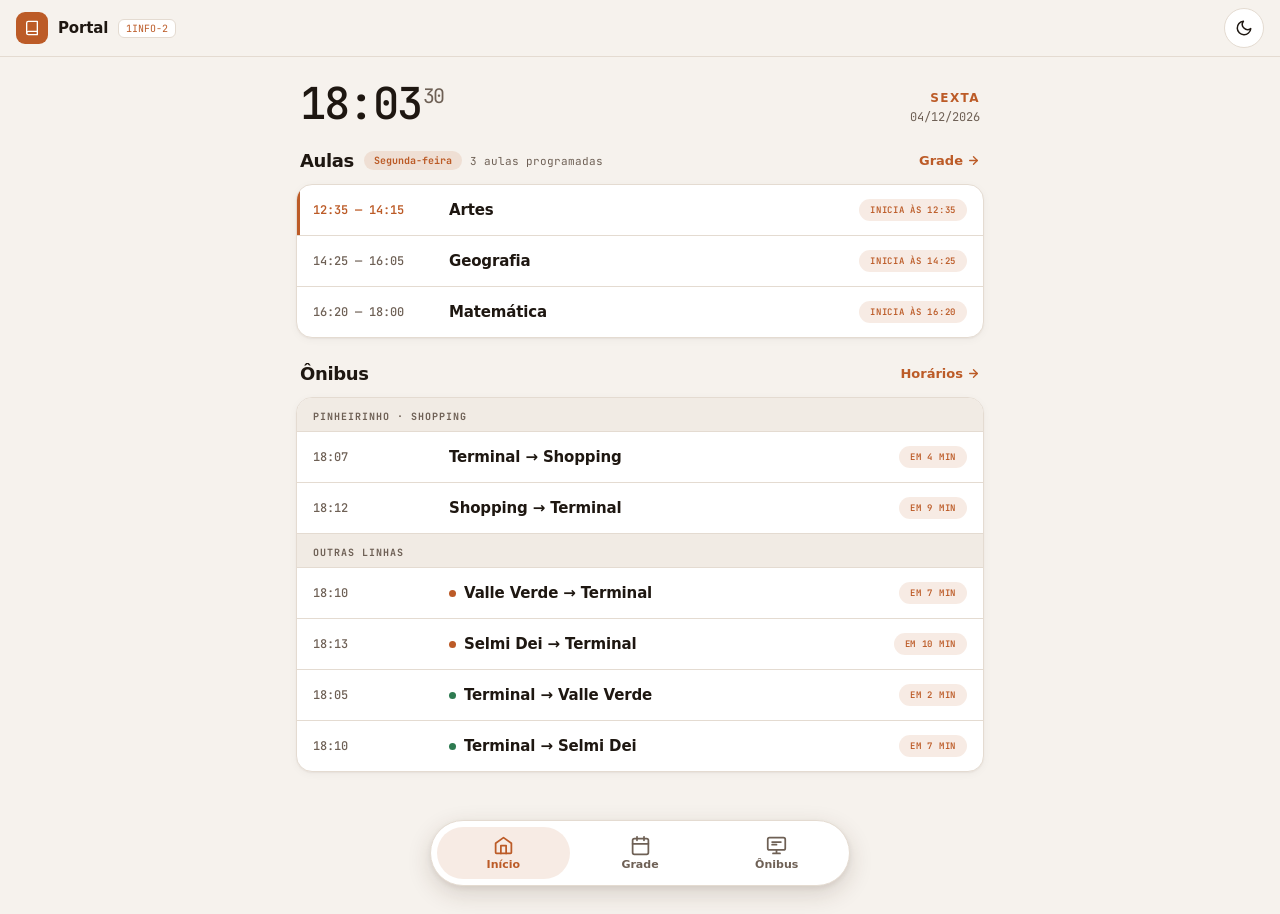
<file: index.html>
<!DOCTYPE html>
<html lang="pt-BR">
<head>
<meta charset="UTF-8">
<meta name="viewport" content="width=device-width, initial-scale=1, viewport-fit=cover">
<meta name="theme-color" content="#F6F2ED">
<title>Portal | 1INFO-2</title>
<script>try{if(localStorage.getItem('theme')==='dark')document.documentElement.dataset.theme='dark'}catch(e){}</script>
<link rel="preconnect" href="https://fonts.googleapis.com">
<link rel="preconnect" href="https://fonts.gstatic.com" crossorigin>
<link rel="stylesheet" href="https://fonts.googleapis.com/css2?family=JetBrains+Mono:wght@400;500;700&display=swap">
<link rel="stylesheet" href="index.css?v=2">
<link rel="stylesheet" href="style.css?v=2">
</head>
<body data-page="index">
<div class="page-shell">

  <section class="hero">
    <div class="clock-time"><span id="clock-hm">--:--</span><span class="clock-secs" id="clock-ss">--</span></div>
    <div class="clock-meta">
      <div class="clock-weekday" id="clock-weekday">---</div>
      <div class="clock-date" id="clock-date">---</div>
    </div>
  </section>

  <section class="block">
    <div class="block-head">
      <h2 class="block-title">Aulas</h2>
      <span class="schedule-today-badge" id="schedule-day-badge">---</span>
      <span class="schedule-count" id="schedule-count"></span>
      <a href="aulas.html" class="block-link">Grade <svg viewBox="0 0 24 24"><line x1="5" y1="12" x2="19" y2="12"/><polyline points="12 5 19 12 12 19"/></svg></a>
    </div>
    <div class="schedule-card">
      <div id="today-schedule"></div>
    </div>
  </section>

  <section class="block">
    <div class="block-head">
      <h2 class="block-title">Ônibus</h2>
      <a href="onibus.html" class="block-link">Horários <svg viewBox="0 0 24 24"><line x1="5" y1="12" x2="19" y2="12"/><polyline points="12 5 19 12 12 19"/></svg></a>
    </div>
    <div class="schedule-card">
      <div class="group-label">Pinheirinho · Shopping</div>
      <div id="bus-quick-rows"></div>
      <div class="group-label">Outras linhas</div>
      <div id="other-bus-quick-rows"></div>
    </div>
  </section>

</div>
<script src="data.js"></script>
<script src="core.js?v=2"></script>
<script src="index.js"></script>
</body>
</html>
</file>
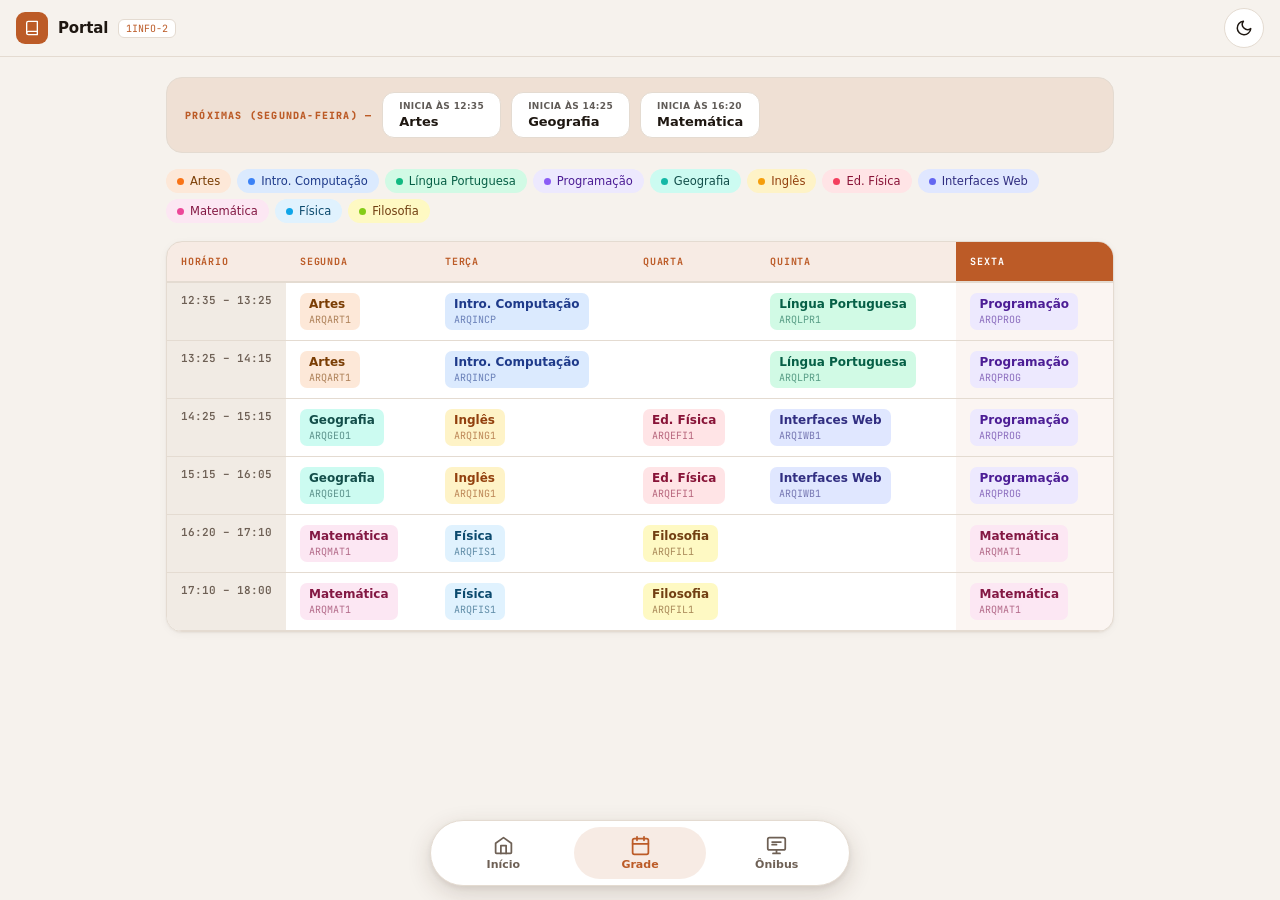
<file: aulas.html>
<!DOCTYPE html>
<html lang="pt-BR">
<head>
<meta charset="UTF-8">
<meta name="viewport" content="width=device-width, initial-scale=1, viewport-fit=cover">
<meta name="theme-color" content="#F6F2ED">
<title>Grade de Aulas — Portal 1INFO-2</title>
<script>try{if(localStorage.getItem('theme')==='dark')document.documentElement.dataset.theme='dark'}catch(e){}</script>
<link rel="preconnect" href="https://fonts.googleapis.com">
<link rel="preconnect" href="https://fonts.gstatic.com" crossorigin>
<link rel="stylesheet" href="https://fonts.googleapis.com/css2?family=JetBrains+Mono:wght@400;500;700&display=swap">
<link rel="stylesheet" href="aulas.css?v=2">
<link rel="stylesheet" href="style.css?v=2">
</head>
<body data-page="aulas">
<main>
    <div class="today-banner" id="today-banner">
      <span class="today-banner-label" id="banner-label">Hoje</span>
      <div class="today-classes" id="banner-classes"></div>
    </div>
    <div id="legend" class="legend"></div>
    <div class="schedule-card">
      <div class="table-wrap">
        <table>
          <thead>
            <tr>
              <th>Horário</th>
              <th data-dow="1">Segunda</th>
              <th data-dow="2">Terça</th>
              <th data-dow="3">Quarta</th>
              <th data-dow="4">Quinta</th>
              <th data-dow="5">Sexta</th>
            </tr>
          </thead>
          <tbody>
            <tr data-start="12:35" data-end="13:25">
              <td class="time-cell">12:35 – 13:25</td>
              <td><span class="subj-pill s-art"  data-code="ARQART1"><span class="subj-name">Artes</span><span class="subj-code">ARQART1</span></span></td>
              <td><span class="subj-pill s-incp" data-code="ARQINCP"><span class="subj-name">Intro. Computação</span><span class="subj-code">ARQINCP</span></span></td>
              <td></td>
              <td><span class="subj-pill s-lpr"  data-code="ARQLPR1"><span class="subj-name">Língua Portuguesa</span><span class="subj-code">ARQLPR1</span></span></td>
              <td><span class="subj-pill s-prog" data-code="ARQPROG"><span class="subj-name">Programação</span><span class="subj-code">ARQPROG</span></span></td>
            </tr>
            <tr data-start="13:25" data-end="14:15">
              <td class="time-cell">13:25 – 14:15</td>
              <td><span class="subj-pill s-art"  data-code="ARQART1"><span class="subj-name">Artes</span><span class="subj-code">ARQART1</span></span></td>
              <td><span class="subj-pill s-incp" data-code="ARQINCP"><span class="subj-name">Intro. Computação</span><span class="subj-code">ARQINCP</span></span></td>
              <td></td>
              <td><span class="subj-pill s-lpr"  data-code="ARQLPR1"><span class="subj-name">Língua Portuguesa</span><span class="subj-code">ARQLPR1</span></span></td>
              <td><span class="subj-pill s-prog" data-code="ARQPROG"><span class="subj-name">Programação</span><span class="subj-code">ARQPROG</span></span></td>
            </tr>
            <tr data-start="14:25" data-end="15:15">
              <td class="time-cell">14:25 – 15:15</td>
              <td><span class="subj-pill s-geo"  data-code="ARQGEO1"><span class="subj-name">Geografia</span><span class="subj-code">ARQGEO1</span></span></td>
              <td><span class="subj-pill s-ing"  data-code="ARQING1"><span class="subj-name">Inglês</span><span class="subj-code">ARQING1</span></span></td>
              <td><span class="subj-pill s-efi"  data-code="ARQEFI1"><span class="subj-name">Ed. Física</span><span class="subj-code">ARQEFI1</span></span></td>
              <td><span class="subj-pill s-iwb"  data-code="ARQIWB1"><span class="subj-name">Interfaces Web</span><span class="subj-code">ARQIWB1</span></span></td>
              <td><span class="subj-pill s-prog" data-code="ARQPROG"><span class="subj-name">Programação</span><span class="subj-code">ARQPROG</span></span></td>
            </tr>
            <tr data-start="15:15" data-end="16:05">
              <td class="time-cell">15:15 – 16:05</td>
              <td><span class="subj-pill s-geo"  data-code="ARQGEO1"><span class="subj-name">Geografia</span><span class="subj-code">ARQGEO1</span></span></td>
              <td><span class="subj-pill s-ing"  data-code="ARQING1"><span class="subj-name">Inglês</span><span class="subj-code">ARQING1</span></span></td>
              <td><span class="subj-pill s-efi"  data-code="ARQEFI1"><span class="subj-name">Ed. Física</span><span class="subj-code">ARQEFI1</span></span></td>
              <td><span class="subj-pill s-iwb"  data-code="ARQIWB1"><span class="subj-name">Interfaces Web</span><span class="subj-code">ARQIWB1</span></span></td>
              <td><span class="subj-pill s-prog" data-code="ARQPROG"><span class="subj-name">Programação</span><span class="subj-code">ARQPROG</span></span></td>
            </tr>
            <tr data-start="16:20" data-end="17:10">
              <td class="time-cell">16:20 – 17:10</td>
              <td><span class="subj-pill s-mat"  data-code="ARQMAT1"><span class="subj-name">Matemática</span><span class="subj-code">ARQMAT1</span></span></td>
              <td><span class="subj-pill s-fis"  data-code="ARQFIS1"><span class="subj-name">Física</span><span class="subj-code">ARQFIS1</span></span></td>
              <td><span class="subj-pill s-fil"  data-code="ARQFIL1"><span class="subj-name">Filosofia</span><span class="subj-code">ARQFIL1</span></span></td>
              <td></td>
              <td><span class="subj-pill s-mat"  data-code="ARQMAT1"><span class="subj-name">Matemática</span><span class="subj-code">ARQMAT1</span></span></td>
            </tr>
            <tr data-start="17:10" data-end="18:00">
              <td class="time-cell">17:10 – 18:00</td>
              <td><span class="subj-pill s-mat"  data-code="ARQMAT1"><span class="subj-name">Matemática</span><span class="subj-code">ARQMAT1</span></span></td>
              <td><span class="subj-pill s-fis"  data-code="ARQFIS1"><span class="subj-name">Física</span><span class="subj-code">ARQFIS1</span></span></td>
              <td><span class="subj-pill s-fil"  data-code="ARQFIL1"><span class="subj-name">Filosofia</span><span class="subj-code">ARQFIL1</span></span></td>
              <td></td>
              <td><span class="subj-pill s-mat"  data-code="ARQMAT1"><span class="subj-name">Matemática</span><span class="subj-code">ARQMAT1</span></span></td>
            </tr>
          </tbody>
        </table>
      </div>
    </div>
  </main>
<script src="data.js"></script>
<script src="core.js?v=2"></script>
<script src="aulas.js"></script>
</body>
</html>
</file>
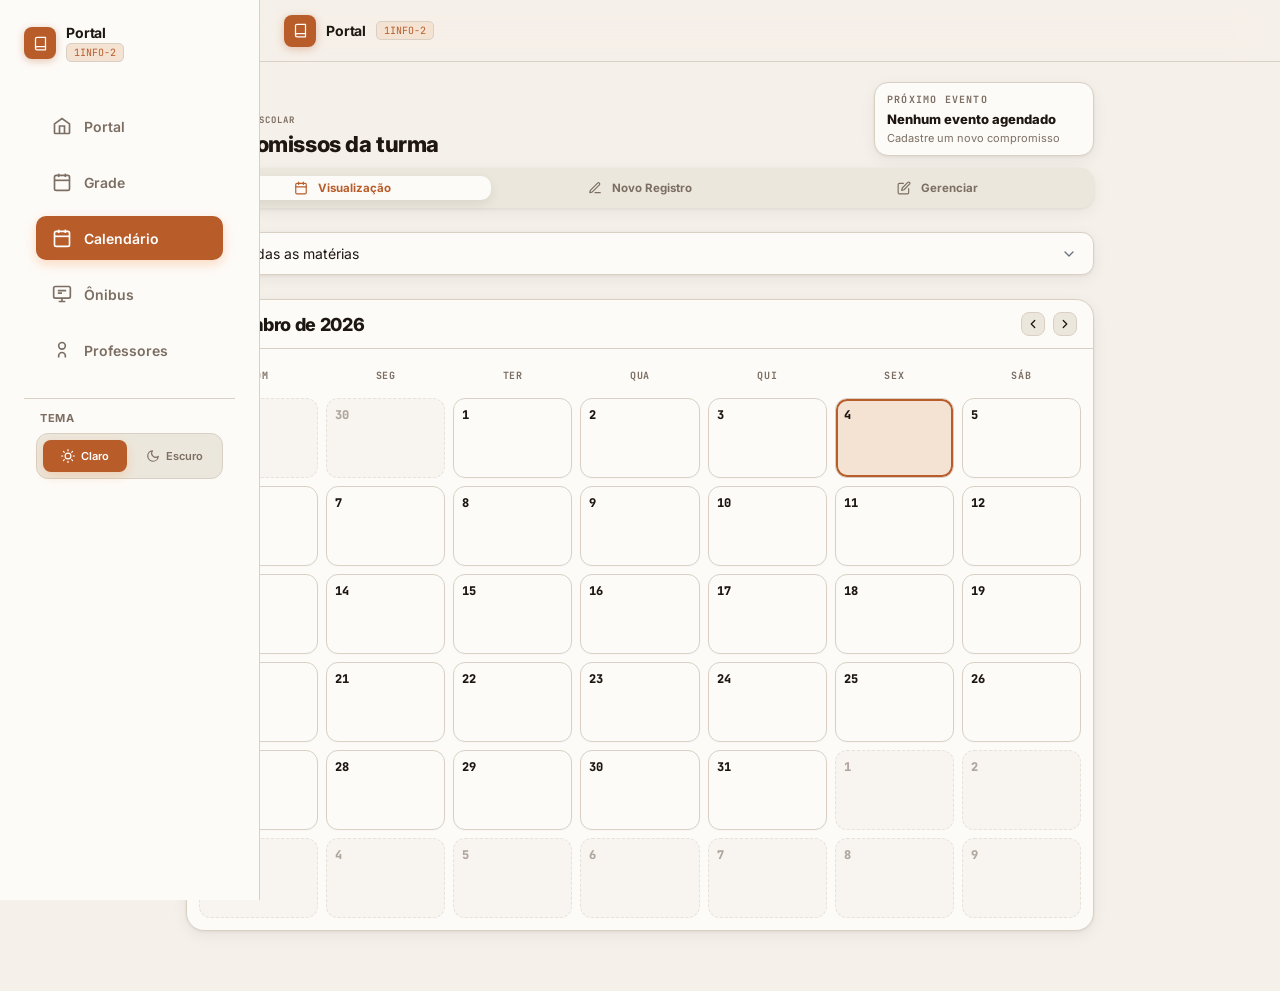
<file: calendario.html>
<!DOCTYPE html>
<html lang="pt-BR">
<head>
  <meta charset="UTF-8">
  <meta name="viewport" content="width=device-width, initial-scale=1.0">
  <title>Calendário | Portal 1INFO-2</title>
  <link href="https://fonts.googleapis.com/css2?family=Inter:wght@400;500;600;700;800&family=JetBrains+Mono:wght@400;500;700&display=swap" rel="stylesheet">
  <link rel="stylesheet" href="shared.css">
  <style>
    main{max-width:940px;margin:0 auto;padding:20px 16px 60px}
    .page-head{display:flex;align-items:flex-end;justify-content:space-between;gap:16px;margin-bottom:12px}
    .eyebrow{font-family:var(--mono);font-size:9px;font-weight:700;color:var(--muted);text-transform:uppercase;letter-spacing:.12em}
    h1{font-size:22px;line-height:1.1;font-weight:800;margin-top:6px;letter-spacing:-.02em}
    .head-meta{display:flex;gap:8px;flex-wrap:wrap;justify-content:flex-end}
    .next-event-card{background:var(--surface);border:1px solid var(--border);border-radius:var(--radius);padding:10px 12px;box-shadow:var(--sh);min-width:220px;max-width:320px}
    .next-event-kicker{font-family:var(--mono);font-size:10px;font-weight:700;color:var(--muted);text-transform:uppercase;letter-spacing:.12em;margin-bottom:5px}
    .next-event-title{font-size:13px;font-weight:800;color:var(--text);line-height:1.25}
    .next-event-meta{font-size:11px;color:var(--muted);margin-top:4px}
    .view-tabs {
      display: flex;
      background: var(--surface-2);
      border-radius: 14px;
      padding: 8px;
      max-width: 100%;
      box-shadow: var(--sh);
      margin: 0 auto 24px;
      position: relative;
      z-index: 10;
    }
    .tab-indicator {
      position: absolute;
      top: 8px;
      left: 8px;
      bottom: 8px;
      width: calc((100% - 16px) / 3);
      background: var(--surface);
      border-radius: 10px;
      box-shadow: 0 4px 12px rgba(0,0,0,0.08);
      transition: transform 0.5s cubic-bezier(0.2, 1, 0.3, 1);
      z-index: 0;
    }
    .tab-btn {
      flex: 1;
      border: 0;
      background: transparent;
      color: var(--muted);
      font-weight: 700;
      padding: 5px 8px;
      border-radius: 14px;
      display: inline-flex;
      align-items: center;
      justify-content: center;
      gap: 10px;
      transition: color 0.4s ease;
      font-size: 11.5px;
      position: relative;
      z-index: 1;
    }
    .tab-btn svg {
      width: 14px;
      height: 14px;
      fill: none;
      stroke: currentColor;
      stroke-width: 2;
      stroke-linecap: round;
      stroke-linejoin: round;
      transition: transform 0.2s ease;
    }
    .tab-btn:hover:not(.active) {
      color: var(--text);
      background: rgba(0,0,0,0.03);
    }
    .tab-btn.active {
      color: var(--accent);
    }
    .tab-panel{display:none}
    .tab-panel.active{display:block}
    .calendar-layout{display:block}
    .calendar-card,.editor-panel,.events-panel{background:var(--surface);border:1px solid var(--border);border-radius:18px;box-shadow:var(--sh);overflow:hidden}
    .calendar-toolbar{display:flex;align-items:center;justify-content:space-between;gap:12px;padding:12px 16px;border-bottom:1px solid var(--border)}
    .month-title{font-size:18px;font-weight:800;letter-spacing:-.02em}
    .toolbar-actions{display:flex;align-items:center;gap:8px}
    .icon-btn,.btn{border:1px solid var(--border);background:var(--surface-2);color:var(--text);border-radius:8px;min-height:24px;padding:3px 8px;font-size:11px;font-weight:700;display:inline-flex;align-items:center;justify-content:center;gap:4px;text-decoration:none;transition:all .15s}
    .icon-btn{width:24px;padding:0}
    .icon-btn svg,.btn svg{width:14px;height:14px;fill:none;stroke:currentColor;stroke-width:2.2;stroke-linecap:round;stroke-linejoin:round}
    .icon-btn:hover,.btn:hover{border-color:var(--accent);transform:translateY(-1px)}
    .btn-primary{background:var(--accent);border-color:var(--accent);color:#fff}
    .btn-primary:hover{background:var(--accent-dk);border-color:var(--accent-dk)}
    .btn-danger{background:var(--danger-lt);border-color:var(--danger-lt);color:var(--danger)}
    .btn-ghost{background:transparent}
    .legend{display:flex;flex-wrap:wrap;gap:8px;padding:10px 16px;border-bottom:1px solid var(--border)}
    .legend-chip,.category-badge{display:inline-flex;align-items:center;gap:7px;border-radius:999px;font-size:11px;font-weight:700;padding:5px 9px;border:1px solid transparent;white-space:nowrap}
    .legend-dot{width:8px;height:8px;border-radius:50%}
    .calendar-scroll{overflow-x:hidden;padding:12px}
    .calendar-grid{width:100%;border:0}
    .weekdays,.month-grid{display:grid;grid-template-columns:repeat(7,minmax(0,1fr));gap:8px}
    .weekdays{margin-bottom:8px}
    .weekday{padding:8px;text-align:center;font-family:var(--mono);font-size:10px;font-weight:700;color:var(--muted);text-transform:uppercase;letter-spacing:.08em}
    .day-cell{border:1px solid var(--border);border-radius:12px;min-width:0;min-height:80px;background:var(--surface);color:var(--text);padding:8px;display:flex;flex-direction:column;gap:6px;text-align:left;appearance:none;overflow:hidden;transition:all 0.2s ease;box-shadow:0 1px 2px rgba(0,0,0,0.02)}
    .day-cell:hover{background:var(--surface-2);transform:translateY(-2px);box-shadow:var(--sh)}
    .day-cell:focus-visible{outline:2px solid var(--accent);outline-offset:-3px}
    .day-cell.outside{background:var(--bg);color:var(--muted);border-style:dashed;opacity:0.6}
    .day-cell.today{box-shadow:inset 0 0 0 2px var(--accent)}
    .day-cell.selected{background:var(--accent-lt)}
    .day-top{display:flex;align-items:center;justify-content:space-between;gap:8px}
    .day-number{font-family:var(--mono);font-size:12px;font-weight:800}
    .day-count{font-size:10px;font-weight:800;color:var(--muted)}
    .event-stack{display:flex;flex-direction:column;gap:5px;min-width:0}
    .event-pill{border:0;border-left:4px solid currentColor;background:var(--surface-2);color:var(--text);border-radius:7px;padding:4px 6px;text-align:left;min-height:26px;display:flex;flex-direction:column;gap:2px;box-shadow:inset 0 0 0 1px rgba(0,0,0,.04)}
    .event-pill strong{font-size:10px;line-height:1.2;overflow:hidden;text-overflow:ellipsis;white-space:nowrap}
    .event-pill span{font-size:9px;color:var(--muted);overflow:hidden;text-overflow:ellipsis;white-space:nowrap}
    .more-events{font-size:11px;font-weight:800;color:var(--muted);padding:2px 1px}
    .day-panel{position:fixed;inset:0;z-index:600;display:flex;align-items:center;justify-content:center;padding:20px;background:rgba(30,23,17,.28);backdrop-filter:blur(12px);-webkit-backdrop-filter:blur(12px)}
    html[data-theme="dark"] .day-panel{background:rgba(0,0,0,.46)}
    .day-sheet{width:min(620px,100%);max-height:min(720px,calc(100vh - 44px));display:flex;flex-direction:column;overflow:hidden;background:var(--surface);border:1px solid var(--border);border-radius:var(--radius);box-shadow:var(--sh-hover);animation:sheetIn 0.3s cubic-bezier(.22,1,.36,1) both}
    @keyframes slideUp { from { transform: translateY(100%); } to { transform: translateY(0); } }
    .panel-head{padding:16px 18px;border-bottom:1px solid var(--border);display:flex;align-items:flex-start;justify-content:space-between;gap:12px}
    .panel-title{font-size:18px;font-weight:800;letter-spacing:-.01em}
    .panel-sub{font-size:12px;color:var(--muted);margin-top:3px}
    .panel-close{flex:0 0 auto;width:40px;height:40px;border:1px solid var(--border);border-radius:12px;background:var(--surface-2);color:var(--muted);display:inline-flex;align-items:center;justify-content:center}
    .panel-close:hover{color:var(--text);border-color:var(--accent)}
    .panel-close svg{width:16px;height:16px;fill:none;stroke:currentColor;stroke-width:2;stroke-linecap:round;stroke-linejoin:round}
    .panel-body{padding:14px 18px 18px;display:flex;flex-direction:column;gap:10px;overflow:auto}
    .empty{padding:20px;border:1px dashed var(--border);border-radius:8px;color:var(--muted);font-size:13px;text-align:center;background:var(--surface-2)}
    .day-event{border:1px solid var(--border);border-radius:8px;padding:12px;background:var(--surface)}
    .day-event-head{display:flex;align-items:flex-start;justify-content:space-between;gap:10px;margin-bottom:8px}
    .day-event h3{font-size:15px;line-height:1.25;overflow-wrap:break-word;word-break:break-word}
    .event-subject{font-size:12px;font-weight:700;color:var(--accent);margin-top:3px}

    /* Loading Overlay */
    .loading-overlay {
      position: fixed; inset: 0; z-index: 1100;
      background: rgba(30,23,17,0.4); backdrop-filter: blur(4px);
      display: flex; flex-direction: column; align-items: center; justify-content: center; gap: 16px;
    }
    /* Barra de Filtro (Select) */
    .search-wrapper{position:relative;width:100%;margin-bottom:24px}
    #calendarSubjectFilter{appearance:none;padding:12px 40px 12px 16px;border:1px solid var(--border);border-radius:12px;background:var(--surface) url("data:image/svg+xml,%3Csvg xmlns='http://www.w3.org/2000/svg' width='16' height='16' viewBox='0 0 24 24' fill='none' stroke='%236b7280' stroke-width='2' stroke-linecap='round' stroke-linejoin='round'%3E%3Cpath d='m6 9 6 6 6-6'/%3E%3C/svg%3E") no-repeat right 16px center;color:var(--text);font-family:var(--sans);font-size:14px;width:100%;transition:all .2s;box-shadow:var(--sh);cursor:pointer}
    #calendarSubjectFilter:focus{outline:none;border-color:var(--accent);box-shadow:0 0 0 3px rgba(15,118,110,.1)}

    /* Painel de Resultados do Filtro */
    .filtered-results-area { background: var(--surface); border: 2px solid var(--accent); border-radius: 18px; margin-bottom: 20px; padding: 20px; box-shadow: var(--sh-hover); animation: reveal 0.3s ease; }
    .filtered-results-header { display: flex; align-items: center; justify-content: space-between; margin-bottom: 16px; padding-bottom: 12px; border-bottom: 1px solid var(--border); }
    .filtered-results-title { font-size: 16px; font-weight: 800; display: flex; align-items: center; gap: 8px; }
    .filtered-results-grid { display: grid; grid-template-columns: repeat(auto-fill, minmax(280px, 1fr)); gap: 12px; }
    .filtered-item { background: var(--surface-2); border: 1px solid var(--border); border-radius: 12px; padding: 12px; transition: transform 0.2s; cursor: pointer; }
    .filtered-item:hover { transform: translateY(-2px); border-color: var(--accent); background: var(--surface); }

    .spinner {
      width: 40px; height: 40px; border: 4px solid var(--border);
      border-top-color: var(--accent); border-radius: 50%;
      animation: spin 0.8s linear infinite;
    }
    @keyframes spin { to { transform: rotate(360deg); } }

    .manage-layout { display: flex; flex-direction: column; gap: 18px; }
    .bulk-actions { margin-bottom: 12px; padding: 12px; background: var(--surface-2); border-radius: 10px; display: flex; align-items: center; justify-content: space-between; }

    /* Seletor Visual de Categoria */
    .category-selector-overlay {
      position: fixed; inset: 0; z-index: 1000;
      background: rgba(30,23,17,0.4); backdrop-filter: blur(8px);
      display: flex; align-items: center; justify-content: center; padding: 20px;
    }
    .category-selector-card {
      background: var(--surface); border: 1px solid var(--border);
      border-radius: 20px; padding: 32px; width: 100%; max-width: 500px;
      box-shadow: var(--sh-hover); text-align: center;
    }
    .category-options {
      display: grid; grid-template-columns: 1fr; gap: 12px; margin-top: 24px;
    }
    .category-opt-btn {
      display: flex; align-items: center; gap: 16px; padding: 16px;
      border: 2px solid var(--border); border-radius: 14px; background: var(--surface);
      transition: all 0.2s ease; text-align: left;
    }
    .category-opt-btn:hover {
      border-color: var(--accent); background: var(--accent-lt); transform: scale(1.02);
    }
    .category-opt-btn .icon {
      width: 40px; height: 40px; border-radius: 10px; display: flex;
      align-items: center; justify-content: center; color: #fff;
    }

    .event-time{font-family:var(--mono);font-size:11px;color:var(--muted);margin-top:3px}
    .event-desc{font-size:13px;color:var(--muted);line-height:1.45;margin-top:8px;white-space:pre-wrap;overflow-wrap:break-word;word-wrap:break-word;word-break:break-word}
    .resource-list{display:flex;flex-direction:column;gap:6px;margin-top:10px}
    .resource-link{display:inline-flex;align-items:center;gap:7px;color:var(--accent);font-size:12px;font-weight:800;text-decoration:none;word-break:break-word}

    /* Editor Intro State */
    .editor-intro {
      display: flex; flex-direction: column; align-items: center; justify-content: center;
      padding: 60px 20px; text-align: center; background: var(--surface);
      border: 2px dashed var(--border); border-radius: 20px; gap: 16px;
    }
    .editor-layout.sidebar-hidden {
      grid-template-columns: 1fr;
    }
    .manage-layout {
      display: flex; flex-direction: column; gap: 18px;
    }

    .resource-link:hover{text-decoration:underline}
    @keyframes sheetIn{from{opacity:0;transform:translateY(16px) scale(.98)}to{opacity:1;transform:translateY(0) scale(1)}}
    .editor-layout{display:grid;grid-template-columns:minmax(0,1fr) 360px;gap:18px;align-items:start}
    .editor-panel,.events-panel{padding:16px}
    .section-title{font-size:18px;font-weight:800;margin-bottom:12px}
    .form-grid{display:grid;grid-template-columns:1fr 1fr;gap:12px}
    .field{display:flex;flex-direction:column;gap:6px}
    .field.full{grid-column:1/-1}
    label{font-size:12px;font-weight:800;color:var(--muted)}
    input,select,textarea{width:100%;border:1px solid var(--border);background:var(--surface);color:var(--text);border-radius:10px;padding:10px 11px;outline:none;transition:border-color .15s,box-shadow .15s}
    input:focus,select:focus,textarea:focus{border-color:var(--accent);box-shadow:0 0 0 3px rgba(15,118,110,.16)}
    textarea{min-height:118px;resize:vertical}
    .link-row{display:grid;grid-template-columns:140px 1fr 38px;gap:10px;margin-bottom:10px;padding:12px;background:var(--surface-2);border-radius:12px;border:1px solid var(--border);align-items:center;animation:scaleIn 0.2s ease-out}
    .link-input-group{display:flex;flex-direction:column;gap:4px}
    .link-input-group label{font-size:10px;text-transform:uppercase;letter-spacing:0.05em;color:var(--muted);font-weight:700}
    .link-row input{background:var(--surface);padding:8px 10px;font-size:13px;border-radius:8px}
    .link-row .mini-btn{align-self:stretch;height:auto;color:var(--danger);background:transparent;border:0}
    .link-row .mini-btn:hover{background:var(--danger-lt);color:var(--danger);border-radius:8px}
    #add-link{width:100%;justify-content:center;padding:12px;border-style:dashed;border-width:2px;background:transparent;color:var(--accent);margin-top:4px}
    #add-link:hover{background:var(--accent-lt);border-style:solid}
    .attachment-area{display:flex;align-items:center;gap:10px;flex-wrap:wrap}
    .file-input{position:absolute;inline-size:1px;block-size:1px;opacity:0;pointer-events:none}
    .attachment-list{display:flex;flex-direction:column;gap:7px;margin-top:9px}
    .attachment-item{display:flex;align-items:center;justify-content:space-between;gap:8px;border:1px solid var(--border);border-radius:8px;padding:8px 10px;background:var(--surface-2);font-size:12px}
    .attachment-item span{overflow:hidden;text-overflow:ellipsis;white-space:nowrap}
    .form-actions{display:flex;justify-content:space-between;gap:10px;flex-wrap:wrap;margin-top:16px}
    .form-actions-group{display:flex;gap:8px;flex-wrap:wrap}
    .events-list{display:flex;flex-direction:column;gap:10px;max-height:680px;overflow:auto;padding-right:4px}
    .event-row{border:1px solid var(--border);border-radius:8px;padding:12px;background:var(--surface);display:flex;flex-direction:column;gap:9px}
    .event-row-top{display:flex;justify-content:space-between;gap:10px}
    .event-row-title{font-size:14px;font-weight:800;overflow-wrap:break-word;word-break:break-word}
    .event-row-meta{font-family:var(--mono);font-size:11px;color:var(--muted);margin-top:3px}
    .event-row-actions{display:flex;gap:8px}
    .mini-btn{width:34px;height:34px;border:1px solid var(--border);background:var(--surface-2);border-radius:8px;display:inline-flex;align-items:center;justify-content:center;color:var(--text)}
    .mini-btn svg{width:15px;height:15px;fill:none;stroke:currentColor;stroke-width:2;stroke-linecap:round;stroke-linejoin:round}
    .toast{position:fixed;left:50%;bottom:24px;transform:translateX(-50%);background:var(--text);color:var(--bg);border-radius:8px;padding:10px 14px;font-size:13px;font-weight:800;box-shadow:var(--sh);z-index:10000}

    /* Modal de Confirmação */
    .modal-overlay { position: fixed; inset: 0; z-index: 2000; background: rgba(30,23,17,0.4); backdrop-filter: blur(12px); -webkit-backdrop-filter: blur(12px); display: flex; align-items: center; justify-content: center; padding: 20px; }
    .modal-card { background: var(--surface); border: 1px solid var(--border); border-radius: 20px; padding: 24px; width: 100%; max-width: 380px; box-shadow: var(--sh-hover); text-align: center; animation: sheetIn 0.3s cubic-bezier(.22,1,.36,1) both; }
    .modal-card h2 { font-size: 18px; font-weight: 800; margin-bottom: 8px; }
    .modal-card p { font-size: 14px; color: var(--muted); margin-bottom: 24px; line-height: 1.4; }
    .modal-actions { display: flex; gap: 10px; flex-direction: column; }

    [hidden]{display:none!important}
    @media(max-width:980px){
      .editor-layout{grid-template-columns:1fr}
      .page-head{align-items:flex-start;flex-direction:column}
      .head-meta{justify-content:flex-start;width:100%}
      .next-event-card{max-width:none;width:100%}
    }
    @media(max-width:640px){
      .topnav{padding:0 16px}
      main{padding:18px 12px 92px}
      h1{font-size:24px}
      .view-tabs{display:flex;width:100%;max-width:none;border-radius:14px}
      .tab-btn{justify-content:center;padding:10px 8px}
      .calendar-toolbar{align-items:flex-start;flex-direction:column}
      .toolbar-actions{width:100%;justify-content:space-between}
      .calendar-scroll { padding: 4px; }
      .weekdays, .month-grid { gap: 4px; }
      .day-cell { min-height: 52px; padding: 4px; border-radius: 8px; align-items: center; justify-content: flex-start; gap: 2px; }
      .day-top { flex-direction: column; gap: 0; }
      .day-number { font-size: 12px; margin-bottom: 2px; }
      .day-count { display: none; }
      .event-stack { flex-direction: row; flex-wrap: wrap; justify-content: center; gap: 2px; }
      .event-pill { width: 6px; height: 6px; border-radius: 50%; padding: 0; border: 0 !important; min-height: unset; min-width: unset; }
      .event-pill span, .event-pill strong { display: none; }
      .more-events { font-size: 8px; font-weight: 700; margin-top: -2px; }
      .weekday { padding: 8px 4px; font-size: 9px; text-align: center; }
      .btn, .icon-btn { min-height: 32px; font-size: 12.5px; width: 100%; justify-content: center; }
      .icon-btn { width: 32px; flex-shrink: 0; }
      .toolbar-actions { width: 100%; display: flex; gap: 10px; }
      .mini-btn { min-height: 44px; width: 44px; }
      #create-for-day { width: 100%; margin-top: 10px; padding: 14px; }
      .day-panel { align-items: flex-end; padding: 0; }
      .day-sheet { max-height: 85vh; border-radius: 20px 20px 0 0; animation: slideUp 0.3s cubic-bezier(0.16, 1, 0.3, 1) both; }
      .form-grid{grid-template-columns:1fr}
      .link-row{grid-template-columns:1fr}
      .link-row .mini-btn { width: 100%; color: var(--danger); border-color: var(--danger-lt); }
      .form-actions { flex-direction: column-reverse; gap: 12px; }
      .form-actions-group { width: 100%; flex-direction: column; }
      .form-actions .btn { width: 100%; min-height: 52px; }
      .modal-actions { flex-direction: column; }
    }
    [hidden]{display:none!important}
  </style>
  <script>if(localStorage.getItem('theme')==='dark')document.documentElement.setAttribute('data-theme','dark');</script>
</head>
<body>
  <script src="shared.js"></script>
  <script src="theme.js" defer></script>
  <script src="eventos.js"></script>

  <aside class="sidebar" id="sidebar">
    <div class="nav-brand">
      <div class="nav-logo"><svg viewBox="0 0 24 24"><path d="M4 19.5A2.5 2.5 0 0 1 6.5 17H20"/><path d="M6.5 2H20v20H6.5A2.5 2.5 0 0 1 4 19.5v-15A2.5 2.5 0 0 1 6.5 2z"/></svg></div>
      <div>
        <div class="nav-title">Portal</div>
        <div class="nav-tag" style="margin-top:2px">1INFO-2</div>
      </div>
    </div>
    <nav class="sidebar-nav">
      <a href="index.html" class="sidebar-link"><svg viewBox="0 0 24 24"><path d="M3 9.5L12 3l9 6.5V20a1 1 0 0 1-1 1H4a1 1 0 0 1-1-1z"/><polyline points="9 21 9 12 15 12 15 21"/></svg> Portal</a>
      <a href="aulas.html" class="sidebar-link"><svg viewBox="0 0 24 24"><rect x="3" y="4" width="18" height="18" rx="2"/><line x1="16" y1="2" x2="16" y2="6"/><line x1="8" y1="2" x2="8" y2="6"/><line x1="3" y1="10" x2="21" y2="10"/></svg> Grade</a>
      <a href="calendario.html" class="sidebar-link active"><svg viewBox="0 0 24 24"><rect x="3" y="4" width="18" height="18" rx="2"/><line x1="16" y1="2" x2="16" y2="6"/><line x1="8" y1="2" x2="8" y2="6"/><line x1="3" y1="10" x2="21" y2="10"/><path d="M8 14h.01M12 14h.01M16 14h.01M8 18h.01M12 18h.01"/></svg> Calendário</a>
      <a href="onibus.html" class="sidebar-link"><svg viewBox="0 0 24 24"><rect x="2" y="3" width="20" height="14" rx="2"/><path d="M8 21h8M12 17v4"/><path d="M7 8h10M7 11h5"/></svg> Ônibus</a>
      <a href="horarios.html" class="sidebar-link"><svg viewBox="0 0 24 24"><path d="M16 21v-2a4 4 0 0 0-8 0v2"/><circle cx="12" cy="7" r="4"/></svg> Professores</a>
    </nav>
  </aside>
  <div class="sidebar-overlay" id="sidebar-overlay" onclick="toggleSidebar()"></div>

  <nav class="topnav">
    <button class="menu-btn" onclick="toggleSidebar()"><svg viewBox="0 0 24 24"><line x1="3" y1="12" x2="21" y2="12"/><line x1="3" y1="6" x2="21" y2="6"/><line x1="3" y1="18" x2="21" y2="18"/></svg></button>
    <a href="index.html" class="nav-brand">
      <div class="nav-logo"><svg viewBox="0 0 24 24"><path d="M4 19.5A2.5 2.5 0 0 1 6.5 17H20"/><path d="M6.5 2H20v20H6.5A2.5 2.5 0 0 1 4 19.5v-15A2.5 2.5 0 0 1 6.5 2z"/></svg></div>
      <span class="nav-title">Portal</span>
      <span class="nav-tag">1INFO-2</span>
    </a>
    <div style="width:38px"></div>
  </nav>

  <!-- Overlay de Seleção de Categoria (Unificado) -->
  <div id="category-selector" class="category-selector-overlay" hidden>
    <div class="category-selector-card scale-in">
      <h2 class="section-title" style="margin-bottom: 8px;">O que vamos criar?</h2>
      <p style="color: var(--muted); font-size: 14px;">Escolha uma categoria para começar</p>

      <div class="category-options">
        <button class="category-opt-btn" data-cat="evento"><div class="icon" style="background: var(--accent);"><svg width="20" height="20" viewBox="0 0 24 24" fill="none" stroke="currentColor" stroke-width="2"><rect x="3" y="4" width="18" height="18" rx="2"/><line x1="16" y1="2" x2="16" y2="6"/><line x1="8" y1="2" x2="8" y2="6"/><line x1="3" y1="10" x2="21" y2="10"/></svg></div><div><div style="font-weight: 800;">Novo Evento</div><div style="font-size: 12px; color: var(--muted);">Compromissos e lembretes</div></div></button>
        <button class="category-opt-btn" data-cat="sabado-letivo"><div class="icon" style="background: #2D7A50;"><svg width="20" height="20" viewBox="0 0 24 24" fill="none" stroke="currentColor" stroke-width="2"><rect x="3" y="4" width="18" height="18" rx="2"/><path d="M16 2v4M8 2v4M3 10h18"/></svg></div><div><div style="font-weight: 800;">Sábado Letivo</div><div style="font-size: 12px; color: var(--muted);">Reposição de aulas</div></div></button>
      </div>
      <button class="btn btn-ghost" style="margin-top: 20px; width: 100%;" onclick="document.getElementById('category-selector').hidden = true; switchTab('calendar')">Cancelar</button>
    </div>
  </div>

  <!-- Overlay de Carregamento -->
  <div id="loading-overlay" class="loading-overlay" hidden>
    <div class="spinner"></div>
    <p style="font-weight: 700;">Salvando alterações...</p>
  </div>

  <!-- Modal de Confirmação Genérico -->
  <div id="confirm-modal" class="modal-overlay" hidden>
    <div class="modal-card">
      <h2 id="confirm-title">Confirmar ação</h2>
      <p id="confirm-message">Você tem certeza que deseja prosseguir?</p>
      <div class="modal-actions">
        <button id="confirm-yes" class="btn btn-primary">Sim, continuar</button>
        <button id="confirm-no" class="btn btn-ghost">Não, cancelar</button>
      </div>
    </div>
  </div>

  <main>
    <header class="page-head">
      <div id="page-title-container">
        <div class="eyebrow">Calendário escolar</div>
        <h1>Compromissos da turma</h1>
      </div>
      <div class="head-meta">
        <div class="next-event-card" id="next-event-card">
          <div style="display:flex;align-items:flex-start;justify-content:space-between;gap:10px">
            <div>
              <div class="next-event-kicker">Próximo evento</div>
              <div class="next-event-title" id="next-event-title">Nenhum evento agendado</div>
              <div class="next-event-meta" id="next-event-meta">Cadastre um novo compromisso</div>
            </div>
            <button class="btn btn-ghost" type="button" id="view-next-details" hidden style="white-space:nowrap;">Ver detalhes</button>
          </div>
        </div>
      </div>
    </header>

    <div class="view-tabs" role="tablist" aria-label="Áreas do calendário">
      <div class="tab-indicator" id="tab-indicator"></div>
      <button class="tab-btn active" type="button" role="tab" aria-selected="true" data-tab="calendar">
        <svg viewBox="0 0 24 24"><rect x="3" y="4" width="18" height="18" rx="2"/><line x1="16" y1="2" x2="16" y2="6"/><line x1="8" y1="2" x2="8" y2="6"/><line x1="3" y1="10" x2="21" y2="10"/></svg>
        Visualização
      </button>
      <button class="tab-btn" type="button" role="tab" aria-selected="false" data-tab="editor">
        <svg viewBox="0 0 24 24"><path d="M12 20h9"/><path d="M16.5 3.5a2.1 2.1 0 0 1 3 3L7 19l-4 1 1-4Z"/></svg>
        Novo Registro
      </button>
      <button class="tab-btn" type="button" role="tab" aria-selected="false" data-tab="manage">
        <svg viewBox="0 0 24 24"><path d="M11 4H4a2 2 0 0 0-2 2v14a2 2 0 0 0 2 2h14a2 2 0 0 0 2-2v-7"/><path d="M18.5 2.5a2.121 2.121 0 1 1 3 3L12 15l-4 1 1-4 9.5-9.5z"/></svg>
        Gerenciar
      </button>
    </div>

    <!-- Barra de Pesquisa -->
    <div class="search-wrapper" id="search-container">
      <select id="calendarSubjectFilter" aria-label="Filtrar eventos por matéria">
        <option value="">Exibir todas as matérias</option>
        <option value="Artes">Artes</option>
        <option value="Educação Física">Educação Física</option>
        <option value="Filosofia">Filosofia</option>
        <option value="Física">Física</option>
        <option value="Geografia">Geografia</option>
        <option value="Inglês">Inglês</option>
        <option value="Interfaces Web">Interfaces Web</option>
        <option value="Introdução à Computação">Introdução à Computação</option>
        <option value="Língua Portuguesa">Língua Portuguesa</option>
        <option value="Matemática">Matemática</option>
        <option value="Programação">Programação</option>
        <option value="sabado-letivo">Sábado Letivo</option>
      </select>
    </div>

    <section class="tab-panel active" id="panel-calendar" role="tabpanel">
      <!-- Painel de Resultados de Filtro (Sub-aba) -->
      <div id="filtered-results-view" class="filtered-results-area" hidden></div>

      <div class="calendar-layout">
        <section class="calendar-card" aria-label="Calendário mensal">
          <div class="calendar-toolbar">
            <div class="month-title" id="month-title">Mês</div>
            <div class="toolbar-actions">
              <button class="icon-btn" type="button" id="prev-month" aria-label="Mês anterior"><svg viewBox="0 0 24 24"><path d="m15 18-6-6 6-6"/></svg></button>
              <button class="icon-btn" type="button" id="next-month" aria-label="Próximo mês"><svg viewBox="0 0 24 24"><path d="m9 18 6-6-6-6"/></svg></button>
            </div>
          </div>
          <div class="calendar-scroll">
            <div class="calendar-grid">
              <div class="weekdays" aria-hidden="true">
                <div class="weekday">Dom</div><div class="weekday">Seg</div><div class="weekday">Ter</div><div class="weekday">Qua</div><div class="weekday">Qui</div><div class="weekday">Sex</div><div class="weekday">Sáb</div>
              </div>
              <div class="month-grid" id="month-grid"></div>
            </div>
          </div>
        </section>

        <aside class="day-panel" id="day-panel" aria-live="polite" aria-modal="true" role="dialog" hidden>
          <section class="day-sheet" aria-labelledby="selected-day-title">
            <div class="panel-head">
              <div>
                <div class="panel-title" id="selected-day-title">Dia selecionado</div>
                <div class="panel-sub" id="selected-day-sub">0 eventos</div>
              </div>
              <button class="panel-close" type="button" id="close-day-panel" aria-label="Fechar detalhes do dia">
                <svg viewBox="0 0 24 24"><path d="M18 6 6 18M6 6l12 12"/></svg>
              </button>
            </div>
            <div class="panel-body" id="selected-day-events"></div>
          </section>
        </aside>
      </div>
    </section>

    <section class="tab-panel" id="panel-editor" role="tabpanel">
      <!-- Layout Principal do Editor (Oculto até uma categoria ser selecionada) -->
      <div id="editor-main-view" class="editor-layout sidebar-hidden" hidden>
        <section class="editor-panel">
          <h2 class="section-title" id="form-heading">Novo evento</h2>
          <form id="event-form">
            <input type="hidden" id="event-id">
            <input type="hidden" id="event-category">
            <div class="form-grid">
              <div class="field full">
                <label for="event-title">Título</label>
                <input id="event-title" type="text" maxlength="90" required>
              </div>
              <div class="field">
                <label for="event-date">Data</label>
                <input id="event-date" type="date" required>
              </div>
              <div class="field">
                <label for="event-subject">Matéria</label>
                <select id="event-subject" required>
                  <option value="">Selecione a matéria</option>
                  <option value="Artes">Artes</option>
                  <option value="Educação Física">Educação Física</option>
                  <option value="Filosofia">Filosofia</option>
                  <option value="Física">Física</option>
                  <option value="Geografia">Geografia</option>
                  <option value="Inglês">Inglês</option>
                  <option value="Interfaces Web">Interfaces Web</option>
                  <option value="Introdução à Computação">Introdução à Computação</option>
                  <option value="Língua Portuguesa">Língua Portuguesa</option>
                  <option value="Matemática">Matemática</option>
                  <option value="Programação">Programação</option>
                  
                </select>
              </div>
              <div class="field full">
                <label for="event-horario">Horário</label>
                <input id="event-horario" type="text" placeholder="Ex: 13:00 às 14:00, Tarde, 08h..." required>
              </div>
              <div class="field full">
                <label for="event-description">Descrição e detalhes</label>
                <textarea id="event-description" maxlength="900"></textarea>
              </div>
              <div class="field full">
                <label>Links</label>
                <div id="links-list"></div>
                <!-- Painel de criação de link (inicialmente oculto) -->
                <div id="link-creator-box" hidden style="margin-bottom: 12px; padding: 16px; background: var(--surface-2); border: 2px solid var(--accent); border-radius: 12px; animation: scaleIn 0.2s ease;">
                  <div style="display: grid; grid-template-columns: 1fr 1fr; gap: 12px; margin-bottom: 12px;">
                     <div class="field">
                        <label style="font-size: 10px;">NOME DO LINK</label>
                        <input type="text" id="new-link-label" placeholder="Ex: Material">
                     </div>
                     <div class="field">
                        <label style="font-size: 10px;">URL (LINK)</label>
                        <input type="text" id="new-link-url" placeholder="https://...">
                     </div>
                  </div>
                  <div style="display: flex; gap: 8px;">
                     <button class="btn btn-primary" type="button" id="confirm-link-btn" style="flex: 1;">Confirmar Link</button>
                     <button class="btn btn-ghost" type="button" id="cancel-link-btn">Cancelar</button>
                  </div>
                </div>
                <button class="btn btn-ghost" type="button" id="add-link"><svg viewBox="0 0 24 24"><path d="M12 5v14M5 12h14"/></svg>Adicionar link</button>
              </div>
              <div class="field full">
                <label>Anexos</label>
                <div class="attachment-area">
                  <input class="file-input" id="event-files" type="file" multiple>
                  <label class="btn btn-ghost" for="event-files"><svg viewBox="0 0 24 24"><path d="M21.44 11.05 12.25 20.24a6 6 0 0 1-8.49-8.49l9.19-9.19a4 4 0 0 1 5.66 5.66l-9.2 9.19a2 2 0 0 1-2.83-2.83l8.49-8.48"/></svg>Selecionar arquivos</label>
                </div>
                <div class="attachment-list" id="attachments-list"></div>
              </div>
            </div>
            <div class="form-actions">
              <div class="form-actions-group" style="width: 100%; justify-content: flex-end;">
                <button class="btn btn-primary" type="submit"><svg viewBox="0 0 24 24"><path d="M19 21H5a2 2 0 0 1-2-2V5a2 2 0 0 1 2-2h11l5 5v11a2 2 0 0 1-2 2Z"/><path d="M17 21v-8H7v8"/><path d="M7 3v5h8"/></svg>Salvar evento</button>
              </div>
            </div>
          </form>
        </section>
      </div>
    </section>

    <section class="tab-panel" id="panel-manage" role="tabpanel">
      <div class="manage-layout">
        <section class="events-panel" style="width: 100%;">
          <h2 class="section-title">Gerenciar Eventos Cadastrados</h2>
          <div id="bulk-actions-bar" class="bulk-actions" hidden>
            <span id="bulk-count" style="font-size: 12px; font-weight: 700;">0 selecionados</span>
            <button class="btn btn-danger" style="min-height: 32px; padding: 4px 12px;" onclick="handleBulkDelete()">Excluir selecionados</button>
          </div>
          <div class="events-list" id="events-list" style="max-height: none;"></div>
        </section>
      </div>
    </section>
  </main>

  <script>
    const categories = window.portalCalendarCategories;
    const defaultIds = new Set((window.portalCalendarDefaults || []).map((event) => event.id));
    const dayNames = ['Domingo','Segunda-feira','Terça-feira','Quarta-feira','Quinta-feira','Sexta-feira','Sábado'];
    const monthNames = ['janeiro','fevereiro','março','abril','maio','junho','julho','agosto','setembro','outubro','novembro','dezembro'];
    const today = new Date();
    let currentMonth = new Date(today.getFullYear(), today.getMonth(), 1);
    let selectedDate = toDateKey(today);
    let pendingAttachments = [];
    const norm = s => s.normalize("NFD").replace(/[\u0300-\u036f]/g, "").toLowerCase();
    let currentFilter = '';

    const $ = (selector) => document.querySelector(selector);
    const $$ = (selector) => [...document.querySelectorAll(selector)];

    function formatDateLong(key){const date=parseDateKey(key);return `${dayNames[date.getDay()]}, ${pad(date.getDate())} de ${monthNames[date.getMonth()]} de ${date.getFullYear()}`;}
    function formatDateShort(key){const date=parseDateKey(key);return `${pad(date.getDate())}/${pad(date.getMonth()+1)}`;}
    function eventSubject(event){
      if (event.subject) return event.subject;
      const title = `${event.title || ''} ${event.description || ''}`.toLowerCase();
      const subjects = ['Artes','Educação Física','Filosofia','Física','Geografia','Inglês','Interfaces Web','Introdução à Computação','Língua Portuguesa','Matemática','Programação'];
      return subjects.find((subject)=>title.includes(subject.toLowerCase())) || 'Geral';
    }
    function normalizeUrl(url){
      const trimmed = String(url || '').trim();
      if (!trimmed) return '';
      const withProtocol = /^[a-z][a-z0-9+.-]*:\/\//i.test(trimmed) ? trimmed : `https://${trimmed}`;
      try { return new URL(withProtocol).href; } catch { return ''; }
    }
    function getStored(){return window.readStoredCalendarEvents ? window.readStoredCalendarEvents() : [];}
    function saveStored(events){
      return window.saveStoredCalendarEvents(events) !== false;
    }
    function getEvents(){return window.getPortalCalendarEvents ? window.getPortalCalendarEvents() : [];}
    function eventsForDate(dateKey){
      return getEvents().filter((event)=>event.date===dateKey);
    }
    function categoryMeta(key){return categories[key] || categories['evento'];}

    function confirmAction(title, message) {
      return new Promise((resolve) => {
        const modal = $('#confirm-modal');
        const titleEl = $('#confirm-title');
        const msgEl = $('#confirm-message');
        const yesBtn = $('#confirm-yes');
        const noBtn = $('#confirm-no');

        titleEl.textContent = title;
        msgEl.textContent = message;
        modal.hidden = false;

        const handle = (value) => {
          modal.hidden = true;
          resolve(value);
        };

        yesBtn.onclick = () => handle(true);
        noBtn.onclick = () => handle(false);
      });
    }

    function categoryBadge(category){
      const meta = categoryMeta(category);
      return `<span class="category-badge" style="background:${meta.soft};color:${meta.color};border-color:${meta.color}22"><span class="legend-dot" style="background:${meta.color}"></span>${escapeHtml(meta.label)}</span>`;
    }
    function renderLegend(){
      $('#category-legend').innerHTML = Object.entries(categories).map(([key,meta])=>`
        <span class="legend-chip" style="background:${meta.soft};color:${meta.color};border-color:${meta.color}22">
          <span class="legend-dot" style="background:${meta.color}"></span>${escapeHtml(meta.label)}
        </span>
      `).join('');
    }
    function renderNextEvent(){
      const detailsBtn = $('#view-next-details');
      if (detailsBtn) detailsBtn.hidden = true;
      // Atualiza "Próximo evento" e habilita o botão de detalhes (se houver evento)
      // (o botão é adicionado no HTML abaixo).
      const events = getEvents();
      const filteredEvents = events; // Mantém o próximo evento global
      const now = new Date();
      const todayKey = toDateKey(now);
      const nowMins = now.getHours() * 60 + now.getMinutes();
      const upcoming = filteredEvents.find((event)=>{
        if (!event.date) return false;
        if (event.date > todayKey) return true;
        if (event.date < todayKey) return false;
        // Como o horário é texto, consideramos qualquer evento do dia como "próximo" se ainda for hoje
        return true;
      });
      if (!upcoming) {
        $('#next-event-title').textContent = 'Nenhum evento agendado';
        $('#next-event-meta').textContent = 'Cadastre um novo compromisso';
        if (detailsBtn) detailsBtn.hidden = true;
        return;
      }
      const isSabado = upcoming.category === 'sabado-letivo';
      $('#next-event-title').textContent = isSabado ? 'Sábado Letivo' : eventSubject(upcoming);
      $('#next-event-meta').textContent = `${formatDateShort(upcoming.date)} · ${upcoming.horario || 'Horário indefinido'}${upcoming.title ? ` · ${upcoming.title}` : ''}`;
      if (detailsBtn) detailsBtn.hidden = false;
    }
    function renderCalendar(){
      renderNextEvent();
      const monthLabel = `${monthNames[currentMonth.getMonth()]} de ${currentMonth.getFullYear()}`;
      $('#month-title').textContent = monthLabel.charAt(0).toUpperCase() + monthLabel.slice(1);
      const first = new Date(currentMonth.getFullYear(), currentMonth.getMonth(), 1);
      const start = new Date(first);
      start.setDate(first.getDate() - first.getDay());
      const cells = [];
      for (let i=0;i<42;i++){
        const date = new Date(start);
        date.setDate(start.getDate()+i);
        const key = toDateKey(date);
        const dayEvents = eventsForDate(key);
        const visibleEvents = dayEvents.slice(0,3);
        const classes = ['day-cell'];
        if (date.getMonth() !== currentMonth.getMonth()) classes.push('outside');
        if (key === toDateKey(today)) classes.push('today');
        if (key === selectedDate) classes.push('selected');
        cells.push(`
          <button class="${classes.join(' ')}" type="button" data-date="${key}" aria-label="${escapeHtml(formatDateLong(key))}">
            <span class="day-top">
              <span class="day-number">${date.getDate()}</span>
              ${dayEvents.length ? `<span class="day-count">${dayEvents.length}</span>` : ''}
            </span>
            <span class="event-stack">
              ${visibleEvents.map((event)=>{
                const meta = categoryMeta(event.category);
                const isSabado = event.category === 'sabado-letivo';
                return `<span class="event-pill" style="color:${meta.color};background:${meta.soft}">
                  ${isSabado ? `<span>${escapeHtml(meta.label)}</span>` : ''}
                  <strong>${escapeHtml(eventSubject(event))}</strong>
                </span>`;
              }).join('')}
              ${dayEvents.length > 3 ? `<span class="more-events">+${dayEvents.length - 3} eventos</span>` : ''}
            </span>
          </button>
        `);
      }
      $('#month-grid').innerHTML = cells.join('');
      $$('#month-grid .day-cell').forEach((cell)=>{
        cell.addEventListener('click',()=>{
          selectedDate = cell.dataset.date;
          renderCalendar();
          renderDayPanel();
          openDayPanel();
        });
      });
    }
    function showLoading(show = true) {
      $('#loading-overlay').hidden = !show;
    }
    function openDayPanel(){
      $('#day-panel').hidden = false;
      $('#day-panel .day-sheet').classList.add('scale-in');
      document.body.style.overflow = 'hidden';
      const closeButton = $('#close-day-panel');
      if (closeButton) closeButton.focus();
    }
    function closeDayPanel(){
      $('#day-panel').hidden = true;
      document.body.style.overflow = '';
      renderCalendar();
    }
    function renderDayPanel(){
      const events = eventsForDate(selectedDate);
      $('#selected-day-title').textContent = formatDateLong(selectedDate);
      $('#selected-day-sub').textContent = `${events.length} ${events.length === 1 ? 'evento' : 'eventos'}`;
      if (!events.length) {
        $('#selected-day-events').innerHTML = `
          <div class="empty">Nenhum evento cadastrado para este dia.</div>
          <button class="btn btn-primary" type="button" id="create-for-day"><svg viewBox="0 0 24 24"><path d="M12 5v14M5 12h14"/></svg>Novo evento neste dia</button>
        `;
      } else {
        $('#selected-day-events').innerHTML = events.map((event)=>`
          <article class="day-event fade-in">
            <div class="day-event-head">
              <div>
                ${categoryBadge(event.category)}
                <h3>${escapeHtml(event.title)}</h3>
                <div class="event-subject">${escapeHtml(eventSubject(event))}</div>
                <div class="event-time">
                  <svg width="12" height="12" viewBox="0 0 24 24" fill="none" stroke="currentColor" stroke-width="2.5"><circle cx="12" cy="12" r="10"/><polyline points="12 6 12 12 16 14"/></svg>
                  ${escapeHtml(event.horario || '--:--')}
                </div>
              </div>
            </div>
            ${event.description ? `<div class="event-desc">${escapeHtml(event.description)}</div>` : ''}
            ${renderResources(event)}
          </article>
        `).join('') + `<button class="btn btn-primary" type="button" id="create-for-day"><svg viewBox="0 0 24 24"><path d="M12 5v14M5 12h14"/></svg>Novo evento neste dia</button>`;
      }
      $('#create-for-day').addEventListener('click',()=>startNewEvent(selectedDate));
    }
    function renderResources(event){
      const links = Array.isArray(event.links) ? event.links : [];
      const attachments = Array.isArray(event.attachments) ? event.attachments : [];
      const linkHtml = links.map((link)=>`<a class="resource-link" href="${escapeHtml(link.url)}" target="_blank" rel="noopener noreferrer"><svg width="14" height="14" viewBox="0 0 24 24" fill="none" stroke="currentColor" stroke-width="2"><path d="M10 13a5 5 0 0 0 7.07 0l2.12-2.12a5 5 0 0 0-7.07-7.07L11 4.93"/><path d="M14 11a5 5 0 0 0-7.07 0L4.81 13.12a5 5 0 0 0 7.07 7.07L13 19.07"/></svg>${escapeHtml(link.label || link.url)}</a>`).join('');
      const fileHtml = attachments.map((file)=>`<a class="resource-link" href="${escapeHtml(file.dataUrl || '#')}" download="${escapeHtml(file.name)}"><svg width="14" height="14" viewBox="0 0 24 24" fill="none" stroke="currentColor" stroke-width="2"><path d="M21.44 11.05 12.25 20.24a6 6 0 0 1-8.49-8.49l9.19-9.19a4 4 0 0 1 5.66 5.66l-9.2 9.19a2 2 0 0 1-2.83-2.83l8.49-8.48"/></svg>${escapeHtml(file.name)} (${formatSize(file.size)})</a>`).join('');
      return linkHtml || fileHtml ? `<div class="resource-list">${linkHtml}${fileHtml}</div>` : '';
    }
    function renderEventsList(){
      let events = getEvents();
      $('#events-list').innerHTML = events.length ? events.map((event)=>`
        <article class="event-row fade-in">
          <div class="event-row-top">
            <div style="display: flex; align-items: flex-start; gap: 10px;">
              <div class="event-checkbox-wrapper">
                <input type="checkbox" class="event-checkbox" data-bulk-id="${escapeHtml(event.id)}">
              </div>
              <div>
                ${categoryBadge(event.category)}
                <div class="event-row-title">${escapeHtml(event.title)}</div>
                <div class="event-row-meta">${escapeHtml(eventSubject(event))} · ${escapeHtml(event.date)} · ${escapeHtml(event.horario || '--:--')}</div>
              </div>
            </div>
            <div class="event-row-actions">
              <button class="mini-btn" type="button" data-edit-list="${escapeHtml(event.id)}" aria-label="Editar evento"><svg viewBox="0 0 24 24"><path d="M12 20h9"/><path d="M16.5 3.5a2.1 2.1 0 0 1 3 3L7 19l-4 1 1-4Z"/></svg></button>
            </div>
          </div>
        </article>
      `).join('') : '<div class="empty">Nenhum evento cadastrado.</div>';
      
      $$('[data-edit-list]').forEach((button)=>button.addEventListener('click',()=>editEvent(button.dataset.editList)));
      $$('.event-checkbox').forEach(cb => cb.addEventListener('change', updateBulkBar));
      updateBulkBar();
    }
    function updateBulkBar() {
      const selected = $$('.event-checkbox:checked');
      const bar = $('#bulk-actions-bar');
      bar.hidden = selected.length === 0;
      $('#bulk-count').textContent = `${selected.length} selecionado(s)`;
    }
    async function handleBulkDelete() {
      const ids = $$('.event-checkbox:checked').map(cb => cb.dataset.bulkId);
      if (!ids.length) return;
      
      const confirmed = await confirmAction('Excluir Eventos', `Deseja mesmo excluir estes ${ids.length} eventos?`);
      if (!confirmed) return;

      showLoading();
      await new Promise(r => setTimeout(r, 600));
      window.deleteCalendarEvents(ids);
      renderAll();
      showLoading(false);
      showToast('Eventos excluídos.');
    }
    function switchTab(name){
      const tabs = ['calendar', 'editor', 'manage'];
      const index = tabs.indexOf(name);
      const indicator = $('#tab-indicator');
      if (indicator) indicator.style.transform = `translateX(${index * 100}%)`;

      $$('.tab-btn').forEach((button)=>{
        const active = button.dataset.tab === name;
        button.classList.toggle('active',active);
        button.setAttribute('aria-selected',String(active));
      });
      $$('.tab-panel').forEach((panel)=>panel.classList.remove('active'));
      $(`#panel-${name}`).classList.add('active');

      // Oculta o aviso de próximo evento se não estiver na aba de calendário
      const nextCard = $('#next-event-card');
      if (nextCard) nextCard.hidden = (name !== 'calendar');

      // Oculta o título da página e a barra de pesquisa se não estiver na aba de calendário
      const titleContainer = $('#page-title-container');
      if (titleContainer) titleContainer.hidden = (name !== 'calendar');

      const searchContainer = $('#search-container');
      if (searchContainer) searchContainer.hidden = (name !== 'calendar');

      if (name !== 'calendar') {
        $('#filtered-results-view').hidden = true;
        $('#calendarSubjectFilter').value = '';
      }

      if (name === 'manage') renderEventsList();
      if (name === 'calendar') renderCalendar();
    }

    function addLinkRow(link = {label:'',url:''}){
      if (!link.url) return;
      const row = document.createElement('div');
      row.className = 'link-row';
      row.innerHTML = `
        <div class="link-input-group"><label>Nome do Link</label><input type="text" class="link-label" placeholder="Ex: Material" value="${escapeHtml(link.label || '')}"></div>
        <div class="link-input-group"><label>URL (Link)</label><input type="text" class="link-url" placeholder="https://..." value="${escapeHtml(link.url || '')}"></div>
        <button class="mini-btn" type="button" aria-label="Remover link"><svg viewBox="0 0 24 24"><path d="M18 6 6 18M6 6l12 12"/></svg></button>
      `;
      row.querySelector('button').addEventListener('click',()=>row.remove());
      $('#links-list').appendChild(row);
    }
    function collectLinks(){
      return $$('#links-list .link-row').map((row)=>{
        const label = row.querySelector('.link-label').value.trim();
        const url = normalizeUrl(row.querySelector('.link-url').value);
        if (!url) return null;
        return {label:label || url,url};
      }).filter(Boolean);
    }
    function renderAttachments(){
      $('#attachments-list').innerHTML = pendingAttachments.map((file,index)=>`
        <div class="attachment-item">
          <span>${escapeHtml(file.name)} · ${formatSize(file.size)}</span>
          <button class="mini-btn" type="button" data-remove-attachment="${index}" aria-label="Remover anexo"><svg viewBox="0 0 24 24"><path d="M18 6 6 18M6 6l12 12"/></svg></button>
        </div>
      `).join('');
      $$('[data-remove-attachment]').forEach((button)=>{
        button.addEventListener('click',()=>{
          pendingAttachments.splice(Number(button.dataset.removeAttachment),1);
          renderAttachments();
        });
      });
    }
    async function readFiles(files){
      if (!files.length) return;
      const confirmed = await confirmAction(
        'Adicionar anexos', 
        `Deseja anexar estes ${files.length} arquivo(s) ao evento?`
      );
      if (!confirmed) return;
      
      const added = [];
      for (const file of files) {
        if (file.size > 2 * 1024 * 1024) {
          showToast(`${file.name} excede 2 MB`);
          continue;
        }
        const dataUrl = await new Promise((resolve,reject)=>{
          const reader = new FileReader();
          reader.onload = () => resolve(reader.result);
          reader.onerror = reject;
          reader.readAsDataURL(file);
        });
        added.push({name:file.name,size:file.size,type:file.type,dataUrl});
      }
      pendingAttachments = [...pendingAttachments, ...added];
      renderAttachments();
    }
    function showEditorView(show = true) {
      const mainView = $('#editor-main-view');
      if (mainView) mainView.hidden = !show;
    }
    function isEditorDirty() {
      const mainView = $('#editor-main-view');
      if (!mainView || mainView.hidden) return false;
      const id = $('#event-id').value;
      const title = $('#event-title').value.trim();
      const desc = $('#event-description').value.trim();
      const hasLinks = $$('#links-list .link-row').length > 0;
      const hasFiles = pendingAttachments.length > 0;
      return !!id || !!title || !!desc || hasLinks || hasFiles;
    }
    function clearEditor() {
      $('#event-id').value = '';
      $('#event-form').reset();
      $('#links-list').innerHTML = '';
      pendingAttachments = [];
      renderAttachments();
      $('#link-creator-box').hidden = true;
      $('#add-link').hidden = false;
      showEditorView(false);
    }
    function startNewEvent(dateKey = selectedDate, category = null){
      if (!category) {
        showCategorySelector(dateKey);
        return;
      }
      showEditorView(true);
      closeDayPanel();
      $('#event-form').reset();
      $('#event-id').value = '';
      $('#event-date').value = dateKey;
      $('#event-category').value = category;
      $('#event-subject').value = '';
      $('#event-horario').value = '';
      $('#form-heading').textContent = 'Novo evento';
      $('#links-list').innerHTML = '';
      pendingAttachments = [];
      renderAttachments();
      updateScheduleField();
      switchTab('editor');
      $('#event-title').focus();
    }
    function showCategorySelector(dateKey) {
      const selector = $('#category-selector');
      selector.hidden = false;
      const btns = selector.querySelectorAll('.category-opt-btn');
      btns.forEach(btn => {
        btn.onclick = () => {
          selector.hidden = true;
          startNewEvent(dateKey, btn.dataset.cat);
        };
      });
    }
    function editEvent(id){
      const event = getEvents().find((item)=>item.id === id);
      if (!event) return;
      showEditorView(true);
      closeDayPanel();
      $('#event-id').value = event.id;
      $('#event-title').value = event.title || '';
      $('#event-date').value = event.date || selectedDate;
      $('#event-category').value = event.category || 'evento';
      $('#event-subject').value = event.subject || eventSubject(event);
      $('#event-horario').value = event.horario || '';
      $('#event-description').value = event.description || '';
      $('#form-heading').textContent = 'Editar evento';
      $('#links-list').innerHTML = '';
      const links = Array.isArray(event.links) ? event.links : [];
      links.forEach(addLinkRow);
      pendingAttachments = Array.isArray(event.attachments) ? [...event.attachments] : [];
      renderAttachments();
      updateScheduleField();
      switchTab('editor');
      $('#event-title').focus();
    }
    function upsertStoredEvent(event){
      const stored = getStored().filter((item)=>item && item.id !== event.id);
      stored.push(event);
      return saveStored(stored);
    }
    function removeEvent(id){
      const stored = getStored().filter((item)=>item && item.id !== id);
      if (defaultIds.has(id)) stored.push({id, deleted:true});
      return saveStored(stored);
    }
    function updateScheduleField(){
      const category = $('#event-category').value;
      const isSabado = category === 'sabado-letivo';
      $('#event-title').closest('.field').hidden = isSabado;
      $('#event-subject').closest('.field').hidden = isSabado;
      $('#add-link').closest('.field').hidden = isSabado;
      $('#event-files').closest('.field').hidden = isSabado;
      $('#event-title').toggleAttribute('required', !isSabado);
      $('#event-subject').toggleAttribute('required', !isSabado);
    }
    async function saveEventFromForm(event){
      event.preventDefault();
      const id = $('#event-id').value || `event-${Date.now()}`;
      const isEdit = !!$('#event-id').value;

      const confirmed = await confirmAction(
        isEdit ? 'Confirmar Edição' : 'Confirmar Criação',
        `Deseja mesmo ${isEdit ? 'salvar as alterações deste' : 'criar este novo'} evento?`
      );
      if (!confirmed) return;

      const category = $('#event-category').value;
      let title = $('#event-title').value.trim();
      if (category === 'sabado-letivo' && !title) title = 'Sábado Letivo';

      const calendarEvent = {
        id,
        title,
        date: $('#event-date').value,
        horario: $('#event-horario').value.trim(),
        category,
        subject: $('#event-subject').value || 'Geral',
        description: $('#event-description').value.trim(),
        links: collectLinks(),
        attachments: pendingAttachments
      };
      
      showLoading();
      await new Promise(r => setTimeout(r, 800));

      if (!upsertStoredEvent(calendarEvent)) {
        showLoading(false);
        showToast('Não foi possível salvar. Reduza os anexos.');
        return;
      }
      selectedDate = calendarEvent.date;
      currentMonth = new Date(parseDateKey(calendarEvent.date).getFullYear(), parseDateKey(calendarEvent.date).getMonth(), 1);
      renderAll();
      showLoading(false);
      clearEditor();
      switchTab('calendar');
      showToast('Evento salvo.');
    }
    function toggleEditorSidebar() {
      const layout = $('#editor-main-view');
      const sidebar = $('#editor-sidebar');
      sidebar.hidden = !sidebar.hidden;
      layout.classList.toggle('sidebar-hidden', sidebar.hidden);
    }

    function renderAll(){
      renderCalendar();
      renderDayPanel();
      renderEventsList();
      renderNextEvent();
    }
    $('#prev-month').addEventListener('click',()=>{currentMonth.setMonth(currentMonth.getMonth()-1);renderCalendar();});
    $('#next-month').addEventListener('click',()=>{currentMonth.setMonth(currentMonth.getMonth()+1);renderCalendar();});
    
    window.jumpToDate = (dateKey) => {
      selectedDate = dateKey;
      const d = parseDateKey(dateKey);
      currentMonth = new Date(d.getFullYear(), d.getMonth(), 1);
      renderCalendar();
      renderDayPanel();
      openDayPanel();
    };

    function renderFilteredView(subject) {
      const view = $('#filtered-results-view');
      if (!subject) {
        view.hidden = true;
        return;
      }

      const allEvents = getEvents();
      const filtered = allEvents.filter(e => eventSubject(e) === subject || e.category === subject);
      const displayLabel = subject === 'sabado-letivo' ? 'Sábados Letivos' : subject;

      view.hidden = false;
      view.innerHTML = `
        <div class="filtered-results-header">
          <div class="filtered-results-title">
            <svg width="20" height="20" viewBox="0 0 24 24" fill="none" stroke="currentColor" stroke-width="2.5"><path d="M22 19a2 2 0 0 1-2 2H4a2 2 0 0 1-2-2V5a2 2 0 0 1 2-2h5l2 3h9a2 2 0 0 1 2 2z"/></svg>
            ${displayLabel} (${filtered.length})
          </div>
          <button class="icon-btn" onclick="clearFilter()" title="Fechar filtro"><svg viewBox="0 0 24 24"><path d="M18 6 6 18M6 6l12 12"/></svg></button>
        </div>
        <div class="filtered-results-grid">
          ${filtered.length ? filtered.map(e => `
            <div class="filtered-item" onclick="jumpToDate('${e.date}')">
              ${categoryBadge(e.category)}
              <div style="font-size: 11px; font-weight: 700; color: var(--accent); margin-bottom: 4px;">${formatDateShort(e.date)}</div>
              <div style="font-weight: 800; font-size: 13px; line-height: 1.2;">${escapeHtml(e.title)}</div>
              <div style="font-size: 11px; color: var(--muted); margin-top: 6px;">${escapeHtml(e.horario || 'Horário não definido')}</div>
              <div style="margin-top: 8px; pointer-events: none;">${renderResources(e)}</div>
            </div>
          `).join('') : '<div class="empty" style="grid-column: 1/-1">Nenhum evento encontrado para esta matéria.</div>'}
        </div>
      `;
    }

    window.clearFilter = () => {
      $('#calendarSubjectFilter').value = '';
      $('#filtered-results-view').hidden = true;
    };

    $('#calendarSubjectFilter').addEventListener('change', (e) => {
      renderFilteredView(e.target.value);
    });

    $$('.tab-btn').forEach((button)=>button.addEventListener('click', async ()=>{
      const targetTab = button.dataset.tab;
      const activeBtn = $('.tab-btn.active');
      const currentTab = activeBtn ? activeBtn.dataset.tab : null;

      if (currentTab === 'editor' && targetTab !== 'editor' && isEditorDirty()) {
        const confirmed = await confirmAction('Sair sem salvar?', 'Existem alterações não salvas no evento. Deseja realmente sair?');
        if (!confirmed) return;
        clearEditor();
      }

      if (targetTab === 'editor') {
        currentFilter = '';
        $('#calendarSubjectFilter').value = '';
      }

      switchTab(targetTab);
      
      if(targetTab === 'editor' && !$('#event-id').value) {
        showCategorySelector(selectedDate);
      }
    }));
    $('#close-day-panel').addEventListener('click',closeDayPanel);
    $('#day-panel').addEventListener('click',(event)=>{
      if (event.target === $('#day-panel')) closeDayPanel();
    });
    document.addEventListener('keydown',(event)=>{
      if (event.key === 'Escape' && !$('#day-panel').hidden) closeDayPanel();
    });
    $('#add-link').addEventListener('click', () => {
      $('#link-creator-box').hidden = false;
      $('#add-link').hidden = true;
      $('#new-link-label').focus();
    });
    $('#cancel-link-btn').addEventListener('click', () => {
      $('#link-creator-box').hidden = true;
      $('#add-link').hidden = false;
      $('#new-link-label').value = '';
      $('#new-link-url').value = '';
    });
    $('#confirm-link-btn').addEventListener('click', () => {
      const label = $('#new-link-label').value.trim();
      const url = $('#new-link-url').value.trim();
      if (!url) { showToast('Por favor, insira uma URL.'); return; }
      addLinkRow({ label, url });
      $('#link-creator-box').hidden = true;
      $('#add-link').hidden = false;
      $('#new-link-label').value = '';
      $('#new-link-url').value = '';
    });
    $('#event-files').addEventListener('change',(event)=>readFiles(event.target.files).finally(()=>{event.target.value='';}));
    $('#event-form').addEventListener('submit',saveEventFromForm);

    $('#view-next-details').addEventListener('click', () => {
      const events = getEvents();
      const now = new Date();
      const todayKey = toDateKey(now);
      const nowMins = now.getHours() * 60 + now.getMinutes();
      const upcoming = events.find((event) => {
        if (!event.date) return false;
        if (event.date > todayKey) return true;
        if (event.date < todayKey) return false;
        const end = event.end || event.start || '23:59';
        return toMins(end) >= nowMins;
      });
      if (!upcoming) return;
      selectedDate = upcoming.date;
      renderCalendar();
      renderDayPanel();
      openDayPanel();
    });

    $('#event-date').value = selectedDate;
    renderAll();
  </script>
</body>
</html>
</file>
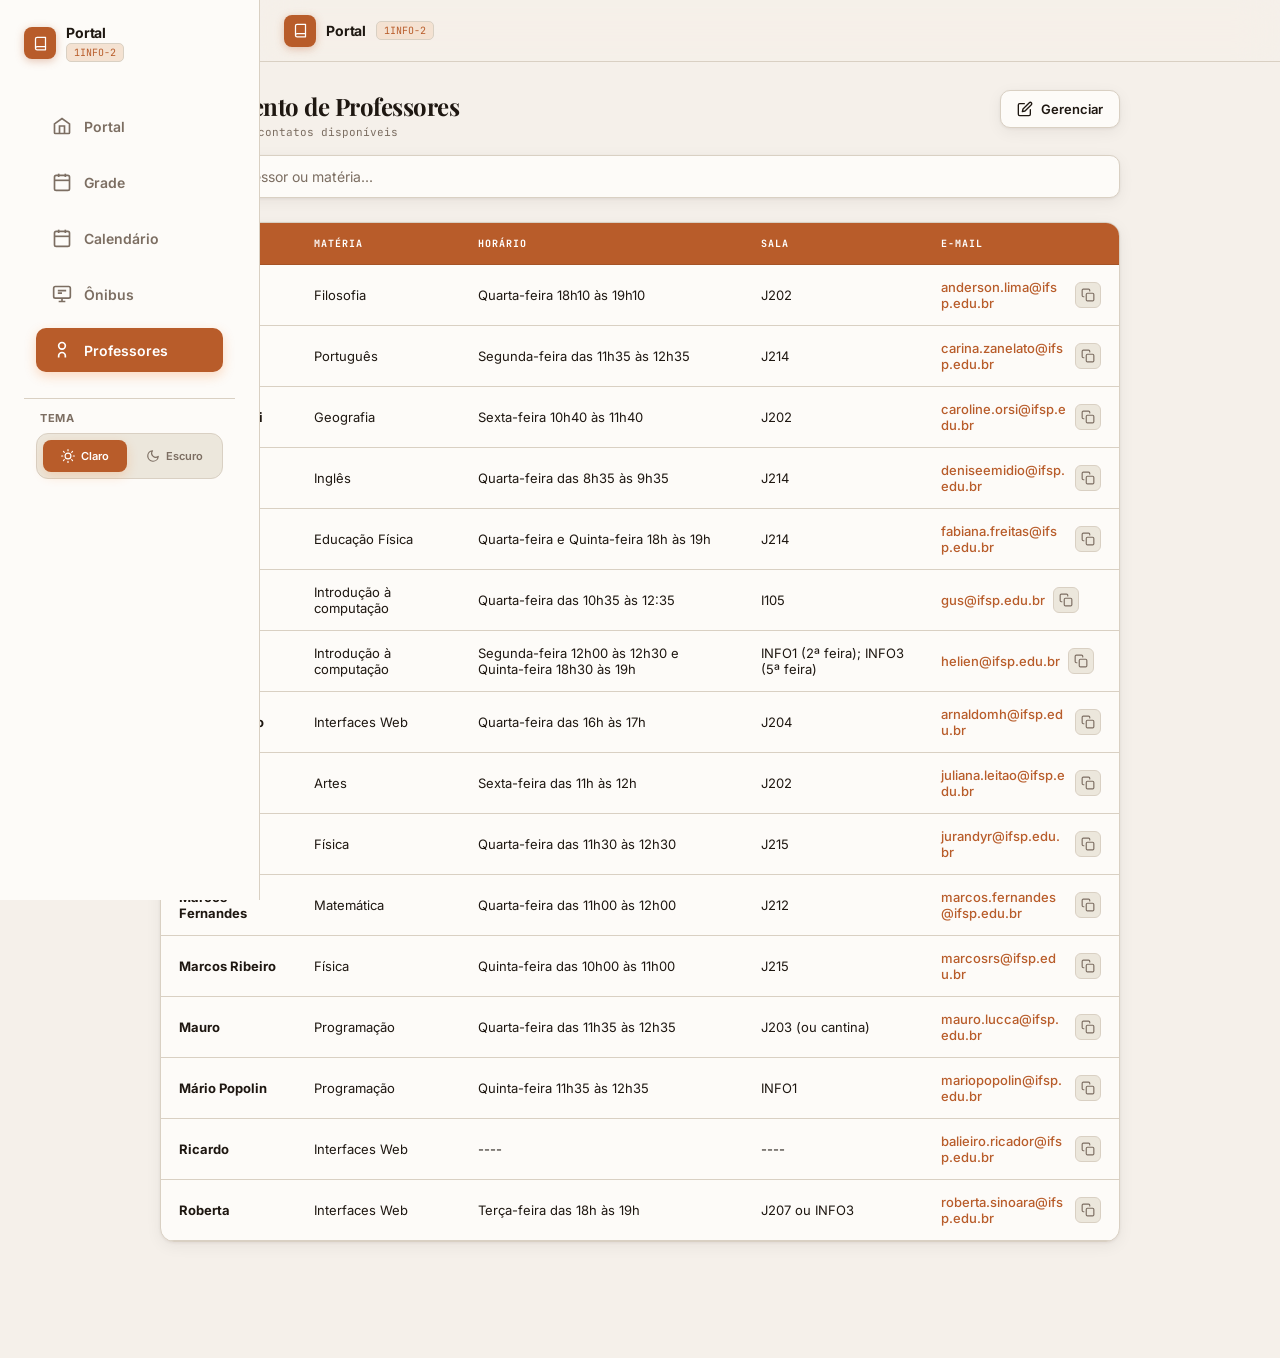
<file: horarios.html>
<!DOCTYPE html>
<html lang="pt-br">
<head>
  <meta charset="UTF-8">
  <meta name="viewport" content="width=device-width, initial-scale=1.0">
  <title>Professores — Portal 1INFO-2</title>
  <link href="https://fonts.googleapis.com/css2?family=Inter:wght@400;500;600;700&family=Playfair+Display:wght@400;600;700&family=JetBrains+Mono:wght@400;500&display=swap" rel="stylesheet">
  <link rel="stylesheet" href="shared.css">
  <style>
    .container{max-width:1000px;margin:0 auto;padding:28px 20px 60px;}
    .page-header{margin-bottom:24px;display:flex;flex-direction:column;gap:16px}
    .header-top{display:flex;justify-content:space-between;align-items:flex-start;gap:16px}
    .page-title{font-family:var(--display);font-size:24px;font-weight:700;color:var(--text);letter-spacing:-.02em}
    .page-sub{font-family:var(--mono);font-size:11px;color:var(--muted);margin-top:3px}
    
    /* Container da Barra de Pesquisa */
    .search-wrapper{position:relative;width:100%;display:flex;align-items:center}
    #searchBar{padding:12px 140px 12px 16px;border:1px solid var(--border);border-radius:10px;background:var(--surface);color:var(--text);font-family:var(--sans);font-size:14px;width:100%;transition:all .2s;box-shadow:var(--sh)}
    #searchBar:focus{outline:none;border-color:var(--accent);box-shadow:0 0 0 3px rgba(184,92,42,.1)}
    #searchBar::placeholder{color:var(--muted)}
    
    /* Indicador de Carregamento na Barra de Pesquisa */
    .search-loading-indicator {position:absolute;right:12px;display:flex;align-items:center;gap:8px;opacity:0;pointer-events:none;transition:opacity 0.2s ease;font-family:var(--mono);font-size:10px;color:var(--muted);letter-spacing:0.05em}
    .search-loading-indicator.active {opacity:1}
    .status-spinner{width:14px;height:14px;border:2px solid var(--border);border-top-color:var(--accent);border-radius:50%;animation:spin .8s linear infinite}
    @keyframes spin{to{transform:rotate(360deg)}}
    
    /* Layout do Bloco de Informações (Tabela) */
    .table-card{background:var(--surface);border-radius:var(--radius);border:1px solid var(--border);box-shadow:var(--sh);overflow:hidden;position:relative;min-height:200px;transition:opacity 0.2s ease, transform 0.2s ease}
    .table-responsive{overflow-x:auto}
    
    /* Classe adicionada via JS para ocultar o bloco inteiro ao digitar */
    .table-card.searching {opacity:0;pointer-events:none;transform:translateY(10px)}
    
    /* Tela de Nenhum Resultado */
    .empty-overlay{position:absolute;inset:0;display:flex;flex-direction:column;align-items:center;justify-content:center;background:var(--surface);z-index:10;opacity:0;pointer-events:none;transition:opacity .2s ease;text-align:center;padding:40px}
    .empty-overlay.active{opacity:1;pointer-events:auto}
    
    table{width:100%;border-collapse:collapse}
    th{background:var(--accent);color:#fff;padding:14px 18px;font-family:var(--mono);font-weight:700;text-transform:uppercase;font-size:10px;letter-spacing:.1em;text-align:left;border-bottom:1px solid rgba(0,0,0,0.1)}
    td{padding:14px 18px;border-bottom:1px solid var(--border);color:var(--text);font-size:13px}

    .btn-manage{background:var(--surface);border:1px solid var(--border);color:var(--text);padding:10px 16px;border-radius:10px;cursor:pointer;display:inline-flex;align-items:center;gap:8px;font-family:var(--sans);font-size:13px;font-weight:600;transition:all .2s;box-shadow:var(--sh);text-decoration:none}
    .btn-manage:hover{border-color:var(--accent);background:var(--accent-lt);color:var(--accent);transform:translateY(-1px)}
    .btn-manage svg{width:16px;height:16px}

    /* Estilos do Modal de Gerenciamento */
    .modal-overlay{position:fixed;inset:0;z-index:1000;background:rgba(30,23,17,0.4);backdrop-filter:blur(8px);display:none;align-items:center;justify-content:center;padding:20px}
    .modal-overlay.active{display:flex}
    .modal-card{background:var(--surface);border:1px solid var(--border);border-radius:20px;width:100%;max-width:550px;max-height:85vh;overflow:hidden;display:flex;flex-direction:column;box-shadow:var(--sh-hover);animation:sheetIn 0.3s ease}
    .modal-header{padding:18px 24px;border-bottom:1px solid var(--border);display:flex;justify-content:space-between;align-items:center}
    .modal-title{font-weight:800;font-size:18px}
    .modal-body{padding:20px;overflow-y:auto;flex:1}
    .modal-footer{padding:16px 20px;border-top:1px solid var(--border);display:flex;justify-content:flex-end;gap:10px}
    
    .manage-item{display:flex;justify-content:space-between;align-items:center;padding:12px 16px;border:1px solid var(--border);border-radius:12px;margin-bottom:10px;background:var(--surface-2);transition:all .2s}
    .manage-item:hover{border-color:var(--accent)}
    .manage-info div:first-child{font-weight:700;font-size:14px}
    .manage-info div:last-child{font-size:12px;color:var(--muted)}
    
    .form-group{margin-bottom:16px}
    .form-group label{display:block;font-size:11px;font-weight:700;text-transform:uppercase;color:var(--muted);margin-bottom:6px;letter-spacing:.05em}
    .form-group input{width:100%;padding:10px 12px;border:1px solid var(--border);border-radius:8px;background:var(--surface);color:var(--text);font-size:14px}
    .form-group input:focus{outline:none;border-color:var(--accent)}
    
    .btn-add-new{width:fit-content;padding:8px 16px;margin:0 auto 20px;border:2px dashed var(--border);background:transparent;color:var(--muted);border-radius:10px;font-weight:700;display:flex;align-items:center;justify-content:center;gap:8px;transition:all .2s;cursor:pointer;font-size:12px}
    .btn-add-new:hover{border-color:var(--accent);color:var(--accent);background:var(--accent-lt)}

    tbody tr:hover td{background:var(--surface-2)}
    .email-link{color:var(--accent);text-decoration:none;font-weight:500;word-break:break-all}
    
    .hl{background:rgba(184,92,42,0.15);color:var(--accent);padding:2px 0;border-radius:2px;font-weight:600}
    
    @keyframes reveal{0%{opacity:0;transform:translateY(8px)}100%{opacity:1;transform:translateY(0)}}
    .reveal{animation:reveal 0.3s cubic-bezier(0.22,1,0.36,1) both}
    .email-link:hover{text-decoration:underline}
    .copy-btn{background:var(--surface-2);border:1px solid var(--border);color:var(--muted);padding:5px;border-radius:6px;cursor:pointer;display:inline-flex;align-items:center;transition:all .2s;line-height:0}
    .copy-btn:hover{background:var(--accent);color:#fff;border-color:var(--accent)}
    .toast-copy{position:fixed;bottom:80px;left:50%;transform:translateX(-50%);background:var(--text);color:var(--bg);padding:8px 16px;border-radius:10px;font-size:12px;font-weight:600;z-index:1000;box-shadow:var(--sh);pointer-events:none;animation:toast-in .3s ease-out;transition:opacity .3s}
    @keyframes toast-in{from{opacity:0;transform:translate(-50%,12px)}to{opacity:1;transform:translate(-50%,0)}}
    
    @media(max-width:640px){
      .topnav{padding:0 16px}.container{padding:16px 12px 40px}#searchBar{max-width:100%;padding-right:120px}
      #searchBar + .search-loading-indicator span {display:none}
      table,thead,tbody,th,td,tr{display:block}
      thead tr{position:absolute;top:-9999px;left:-9999px}
      tr{border:1px solid var(--border);border-radius:12px;margin-bottom:12px;padding:8px;background:var(--surface)}
      td{border:none;border-bottom:1px solid var(--border);position:relative;padding-left:40% !important;min-height:44px;display:flex;align-items:center}
      td::before{content:attr(data-label);position:absolute;left:14px;width:35%;font-family:var(--mono);font-weight:600;font-size:10px;color:var(--muted);text-transform:uppercase;white-space:nowrap}
    }
  </style>
  <script>if(localStorage.getItem('theme')==='dark')document.documentElement.setAttribute('data-theme','dark');</script>
</head>
<body>
  <script src="shared.js"></script>
  <script src="theme.js" defer></script>
  <script src="eventos.js"></script>

  <aside class="sidebar" id="sidebar">
    <div class="nav-brand">
      <div class="nav-logo"><svg viewBox="0 0 24 24"><path d="M4 19.5A2.5 2.5 0 0 1 6.5 17H20"/><path d="M6.5 2H20v20H6.5A2.5 2.5 0 0 1 4 19.5v-15A2.5 2.5 0 0 1 6.5 2z"/></svg></div>
      <div>
        <div class="nav-title">Portal</div>
        <div class="nav-tag" style="margin-top:2px">1INFO-2</div>
      </div>
    </div>
    <nav class="sidebar-nav">
      <a href="index.html" class="sidebar-link"><svg viewBox="0 0 24 24"><path d="M3 9.5L12 3l9 6.5V20a1 1 0 0 1-1 1H4a1 1 0 0 1-1-1z"/><polyline points="9 21 9 12 15 12 15 21"/></svg> Portal</a>
      <a href="aulas.html" class="sidebar-link"><svg viewBox="0 0 24 24"><rect x="3" y="4" width="18" height="18" rx="2"/><line x1="16" y1="2" x2="16" y2="6"/><line x1="8" y1="2" x2="8" y2="6"/><line x1="3" y1="10" x2="21" y2="10"/></svg> Grade</a>
      <a href="calendario.html" class="sidebar-link"><svg viewBox="0 0 24 24"><rect x="3" y="4" width="18" height="18" rx="2"/><line x1="16" y1="2" x2="16" y2="6"/><line x1="8" y1="2" x2="8" y2="6"/><line x1="3" y1="10" x2="21" y2="10"/><path d="M8 14h.01M12 14h.01M16 14h.01M8 18h.01M12 18h.01"/></svg> Calendário</a>
      <a href="onibus.html" class="sidebar-link"><svg viewBox="0 0 24 24"><rect x="2" y="3" width="20" height="14" rx="2"/><path d="M8 21h8M12 17v4"/><path d="M7 8h10M7 11h5"/></svg> Ônibus</a>
      <a href="horarios.html" class="sidebar-link active"><svg viewBox="0 0 24 24"><path d="M16 21v-2a4 4 0 0 0-8 0v2"/><circle cx="12" cy="7" r="4"/></svg> Professores</a>
    </nav>
  </aside>
  <div class="sidebar-overlay" id="sidebar-overlay" onclick="toggleSidebar()"></div>

  <nav class="topnav">
    <button class="menu-btn" onclick="toggleSidebar()"><svg viewBox="0 0 24 24"><line x1="3" y1="12" x2="21" y2="12"/><line x1="3" y1="6" x2="21" y2="6"/><line x1="3" y1="18" x2="21" y2="18"/></svg></button>
    <a href="index.html" class="nav-brand">
      <div class="nav-logo"><svg viewBox="0 0 24 24"><path d="M4 19.5A2.5 2.5 0 0 1 6.5 17H20"/><path d="M6.5 2H20v20H6.5A2.5 2.5 0 0 1 4 19.5v-15A2.5 2.5 0 0 1 6.5 2z"/></svg></div>
      <span class="nav-title">Portal</span>
      <span class="nav-tag">1INFO-2</span>
    </a>
    <div style="width:38px"></div>
  </nav>

  <div class="container">
    <div class="page-header">
      <div class="header-top">
        <div>
          <div class="page-title">Atendimento de Professores</div>
          <div class="page-sub">// Horários e contatos disponíveis</div>
        </div>
        <button class="btn-manage" onclick="openManageModal()" title="Adicionar ou Editar Atendimentos">
          <svg viewBox="0 0 24 24" fill="none" stroke="currentColor" stroke-width="2" stroke-linecap="round" stroke-linejoin="round"><path d="M11 4H4a2 2 0 0 0-2 2v14a2 2 0 0 0 2 2h14a2 2 0 0 0 2-2v-7"/><path d="M18.5 2.5a2.121 2.121 0 1 1 3 3L12 15l-4 1 1-4 9.5-9.5z"/></svg>
          <span>Gerenciar</span>
        </button>
      </div>
      <div class="search-wrapper">
        <input type="text" id="searchBar" placeholder="Buscar professor ou matéria...">
        <div id="searchIndicator" class="search-loading-indicator">
          <div class="status-spinner"></div>
          <span>PROCESSANDO...</span>
        </div>
      </div>
    </div>
    
    <!-- Bloco de Informações principal -->
    <div id="tableCard" class="table-card">
      <div id="emptyOverlay" class="empty-overlay">
        <div id="emptyContent"></div>
      </div>
      
      <div class="table-responsive">
        <table>
          <thead>
            <tr>
              <th>Professor</th>
              <th>Matéria</th>
              <th>Horário</th>
              <th>Sala</th>
              <th>E-mail</th>
            </tr>
          </thead>
          <tbody id="lista-professores"></tbody>
        </table>
      </div>
    </div>
  </div>

  <!-- Modal de Gerenciamento -->
  <div id="manageModal" class="modal-overlay">
    <div class="modal-card">
      <div class="modal-header">
        <div class="modal-title" id="modalTitle">Gerenciar Professores</div>
        <button class="copy-btn" onclick="closeManageModal()"><svg width="20" height="20" viewBox="0 0 24 24" fill="none" stroke="currentColor" stroke-width="2"><path d="M18 6 6 18M6 6l12 12"/></svg></button>
      </div>
      <div class="modal-body" id="modalBody">
        <!-- Lista ou Formulário injetados aqui -->
      </div>
      <div class="modal-footer" id="modalFooter">
        <button class="btn-manage" onclick="closeManageModal()" style="background:var(--surface-2)">Fechar</button>
      </div>
    </div>
  </div>

  <!-- Modal de Confirmação Customizado -->
  <div id="confirmModal" class="modal-overlay" style="z-index: 1100;">
    <div class="modal-card" style="max-width: 380px; text-align: center; padding: 24px;">
      <h2 id="confirmTitle" style="font-size: 18px; font-weight: 800; margin-bottom: 8px;">Confirmação</h2>
      <p id="confirmMessage" style="font-size: 14px; color: var(--muted); margin-bottom: 24px; line-height: 1.4;">Tem certeza que deseja prosseguir?</p>
      <div style="display: flex; flex-direction: column; gap: 10px;">
        <button id="confirmYes" class="btn-manage" style="background: var(--accent); color: white; border: none; justify-content: center; width: 100%;">Sim, confirmar</button>
        <button id="confirmNo" class="btn-manage" style="background: var(--surface-2); justify-content: center; width: 100%;">Cancelar</button>
      </div>
    </div>
  </div>

  <footer></footer>

  <script>
    function copyEmail(email, btn) {
      navigator.clipboard.writeText(email).then(() => {
        const original = btn.innerHTML;
        btn.innerHTML = '<svg width="14" height="14" viewBox="0 0 24 24" fill="none" stroke="#0F9D6A" stroke-width="3" stroke-linecap="round" stroke-linejoin="round"><polyline points="20 6 9 17 4 12"></polyline></svg>';
        
        const toast = document.createElement('div');
        toast.className = 'toast-copy';
        toast.textContent = 'E-mail copiado!';
        document.body.appendChild(toast);
        
        setTimeout(() => {
          btn.innerHTML = original;
          toast.style.opacity = '0';
          setTimeout(() => toast.remove(), 300);
        }, 2000);
      }).catch(err => console.error("Erro ao copiar: ", err));
    }

    // --- Lógica de Gerenciamento ---
    const STORAGE_KEY = 'portalHorarios:v1';
    let currentEditingIndex = null;

    function getStoredData() {
      const stored = localStorage.getItem(STORAGE_KEY);
      return stored ? JSON.parse(stored) : window.horariosAtendimento;
    }

    function saveStoredData(data) {
      localStorage.setItem(STORAGE_KEY, JSON.stringify(data));
      window.horariosAtendimento = data;
      document.dispatchEvent(new CustomEvent('dataUpdated'));
    }

    function openManageModal() {
      const modal = document.getElementById('manageModal');
      modal.classList.add('active');
      renderManageList();
    }

    function closeManageModal() {
      document.getElementById('manageModal').classList.remove('active');
    }

    function confirmAction(title, message) {
      return new Promise((resolve) => {
        const modal = document.getElementById('confirmModal');
        const titleEl = document.getElementById('confirmTitle');
        const msgEl = document.getElementById('confirmMessage');
        const yesBtn = document.getElementById('confirmYes');
        const noBtn = document.getElementById('confirmNo');

        titleEl.textContent = title;
        msgEl.textContent = message;
        modal.classList.add('active');
        
        // Se for exclusão, usa cor de perigo (vermelho), se for salvamento usa a cor de destaque (marrom)
        yesBtn.style.background = title.includes('Excluir') ? 'var(--danger)' : 'var(--accent)';

        yesBtn.onclick = () => { modal.classList.remove('active'); resolve(true); };
        noBtn.onclick = () => { modal.classList.remove('active'); resolve(false); };
        modal.onclick = (e) => { if(e.target === modal) { modal.classList.remove('active'); resolve(false); } };
      });
    }

    function renderManageList() {
      const data = getStoredData();
      const body = document.getElementById('modalBody');
      const footer = document.getElementById('modalFooter');
      
      document.getElementById('modalTitle').textContent = "Gerenciar Professores";
      footer.style.display = 'flex';

      let html = `<button class="btn-add-new" onclick="showTeacherForm()">
        <svg viewBox="0 0 24 24" fill="none" stroke="currentColor" stroke-width="2.5"><path d="M12 5v14M5 12h14"/></svg>
        Adicionar Novo Professor
      </button>`;

      html += data.map((p, i) => `
        <div class="manage-item">
          <div class="manage-info">
            <div>${p.professor}</div>
            <div>${p.materia}</div>
          </div>
          <div class="manage-actions">
            <button class="copy-btn" onclick="showTeacherForm(${i})" title="Editar"><svg width="14" height="14" viewBox="0 0 24 24" fill="none" stroke="currentColor" stroke-width="2.5"><path d="M11 4H4a2 2 0 0 0-2 2v14a2 2 0 0 0 2 2h14a2 2 0 0 0 2-2v-7"/><path d="M18.5 2.5a2.121 2.121 0 1 1 3 3L12 15l-4 1 1-4 9.5-9.5z"/></svg></button>
            <button class="copy-btn" onclick="deleteTeacher(${i})" style="color:var(--danger)" title="Excluir"><svg width="14" height="14" viewBox="0 0 24 24" fill="none" stroke="currentColor" stroke-width="2.5"><path d="M3 6h18M19 6v14a2 2 0 0 1-2 2H7a2 2 0 0 1-2-2V6m3 0V4a2 2 0 0 1 2-2h4a2 2 0 0 1 2 2v2"/></svg></button>
          </div>
        </div>
      `).join('');

      body.innerHTML = html;
    }

    function showTeacherForm(index = null) {
      currentEditingIndex = index;
      const data = getStoredData();
      const teacher = index !== null ? data[index] : { professor: '', materia: '', horario: '', sala: '', email: '' };
      const body = document.getElementById('modalBody');
      const footer = document.getElementById('modalFooter');

      document.getElementById('modalTitle').textContent = index !== null ? "Editar Professor" : "Novo Professor";
      footer.style.display = 'none';

      body.innerHTML = `
        <form id="teacherForm" onsubmit="handleFormSubmit(event)">
          <div class="form-group"><label>Nome do Professor</label><input type="text" id="f-prof" value="${teacher.professor}" required></div>
          <div class="form-group"><label>Matéria</label><input type="text" id="f-mat" value="${teacher.materia}" required></div>
          <div class="form-group"><label>Horário</label><input type="text" id="f-hor" value="${teacher.horario}" required></div>
          <div class="form-group"><label>Sala</label><input type="text" id="f-sala" value="${teacher.sala}" required></div>
          <div class="form-group"><label>E-mail</label><input type="email" id="f-email" value="${teacher.email}" required></div>
          <div style="display:flex;gap:10px;margin-top:20px">
            <button type="submit" class="btn-manage" style="background:var(--accent);color:white;border:none;flex:1;justify-content:center">Salvar</button>
            <button type="button" class="btn-manage" onclick="renderManageList()" style="flex:1;justify-content:center">Cancelar</button>
          </div>
        </form>
      `;
    }

    async function handleFormSubmit(e) {
      e.preventDefault();
      
      const isEdit = currentEditingIndex !== null;
      const confirmed = await confirmAction(
        isEdit ? "Salvar Alterações" : "Adicionar Professor",
        isEdit ? "Deseja salvar as alterações feitas neste professor?" : "Deseja adicionar este novo professor à lista de atendimento?"
      );
      if (!confirmed) return;

      // Capturar dados antes de limpar a interface
      const newTeacher = {
        professor: document.getElementById('f-prof').value,
        materia: document.getElementById('f-mat').value,
        horario: document.getElementById('f-hor').value,
        sala: document.getElementById('f-sala').value,
        email: document.getElementById('f-email').value
      };

      const body = document.getElementById('modalBody');
      const footer = document.getElementById('modalFooter');
      
      // Animação de "Salvando"
      footer.style.display = 'none';
      body.innerHTML = `
        <div style="display:flex;flex-direction:column;align-items:center;justify-content:center;padding:60px 20px;gap:20px;animation:reveal 0.4s ease">
          <div class="status-spinner" style="width:40px;height:40px;border-width:3px"></div>
          <div style="font-weight:800;letter-spacing:-0.01em;font-size:16px">Salvando alterações...</div>
        </div>
      `;

      // Simula um delay de processamento para a animação ser percebida
      await new Promise(r => setTimeout(r, 800));

      const data = getStoredData();

      if (currentEditingIndex !== null) {
        data[currentEditingIndex] = newTeacher;
      } else {
        data.push(newTeacher);
      }

      saveStoredData(data);
      closeManageModal();
    }

    async function deleteTeacher(index) {
      const confirmed = await confirmAction("Excluir Professor", "Tem certeza que deseja excluir este professor?");
      if (!confirmed) return;
      
      const body = document.getElementById('modalBody');
      const footer = document.getElementById('modalFooter');
      
      footer.style.display = 'none';
      body.innerHTML = `
        <div style="display:flex;flex-direction:column;align-items:center;justify-content:center;padding:60px 20px;gap:20px;animation:reveal 0.4s ease">
          <div class="status-spinner" style="width:40px;height:40px;border-width:3px;border-top-color:var(--danger)"></div>
          <div style="font-weight:800;letter-spacing:-0.01em;font-size:16px">Removendo registro...</div>
        </div>
      `;

      await new Promise(r => setTimeout(r, 600));

      const data = getStoredData();
      data.splice(index, 1);
      saveStoredData(data);
      closeManageModal();
    }

    document.addEventListener('DOMContentLoaded', () => {
      const tbody = document.getElementById('lista-professores');
      const searchBar = document.getElementById('searchBar');
      const searchIndicator = document.getElementById('searchIndicator');
      const tableCard = document.getElementById('tableCard');
      const emptyOverlay = document.getElementById('emptyOverlay');
      const emptyContent = document.getElementById('emptyContent');

      window.horariosAtendimento = getStoredData();

      const norm = s => s.normalize("NFD").replace(/[\u0300-\u036f]/g, "").toLowerCase();


      const highlight = (text, term) => {
        if (!term.trim()) return text;
        const cleanTerm = term.trim().replace(/[-\/\\^$*+?.()|[\]{}]/g, '\\$&');
        const regex = new RegExp(`(${cleanTerm})`, 'gi');
        return text.replace(regex, '<mark class="hl">$1</mark>');
      };

      const render = (filtro = '') => {
        const term = norm(filtro).trim();
        
        const filtered = window.horariosAtendimento.filter(p => 
          norm(p.professor).includes(term) || norm(p.materia).includes(term)
        );
        
        // Remove a bolinha de carregamento da barra
        searchIndicator.classList.remove('active');
        // Traz o bloco de informações de volta com efeito suave
        tableCard.classList.remove('searching');

        if (filtered.length === 0) {
          tbody.innerHTML = '';
          emptyContent.innerHTML = `<div style="font-size:40px;margin-bottom:12px;opacity:0.5">🔍</div><div style="font-weight:700;font-size:16px;color:var(--text);margin-bottom:6px">Nenhum resultado encontrado</div><div style="font-size:13px;color:var(--muted)">Não encontramos nada para "<span style="color:var(--accent);font-weight:600">${filtro.trim()}</span>"</div>`;
          emptyOverlay.classList.add('active');
          return;
        }

        emptyOverlay.classList.remove('active');

        tbody.innerHTML = filtered.map((p, i) => `
          <tr class="reveal" style="animation-delay:${i * 20}ms">
            <td data-label="Professor"><strong>${highlight(p.professor, filtro)}</strong></td>
            <td data-label="Matéria">${highlight(p.materia, filtro)}</td>
            <td data-label="Horário">${p.horario}</td>
            <td data-label="Sala">${p.sala}</td>
            <td data-label="E-mail">
              <div style="display:flex;align-items:center;gap:8px">
                <a href="mailto:${p.email}" class="email-link">${p.email}</a>
                <button class="copy-btn" onclick="copyEmail('${p.email}',this)" title="Copiar e-mail">
                  <svg width="14" height="14" viewBox="0 0 24 24" fill="none" stroke="currentColor" stroke-width="2" stroke-linecap="round" stroke-linejoin="round"><rect x="9" y="9" width="13" height="13" rx="2" ry="2"></rect><path d="M5 15H4a2 2 0 0 1-2-2V4a2 2 0 0 1 2-2h9a2 2 0 0 1 2 2v1"></path></svg>
                </button>
              </div>
            </td>
          </tr>
        `).join('');
      };

      let searchTimeout;
      render();

      searchBar.addEventListener('input', () => {
        const val = searchBar.value;
        if (val.trim().length > 0) {
          // Ativa o spinner na barra e Oculta o bloco de dados inteiramente
          searchIndicator.classList.add('active');
          tableCard.classList.add('searching');
          
          clearTimeout(searchTimeout);
          searchTimeout = setTimeout(() => render(val), 350); 
        } else {
          clearTimeout(searchTimeout);
          searchIndicator.classList.remove('active');
          tableCard.classList.remove('searching');
          render('');
        }
      });

      document.addEventListener('dataUpdated', () => render(searchBar.value));
      
      // Fechar modal ao clicar fora
      document.getElementById('manageModal').addEventListener('click', (e) => {
        if(e.target.id === 'manageModal') closeManageModal();
      });
    });
  </script>
</body>
</html>
</file>
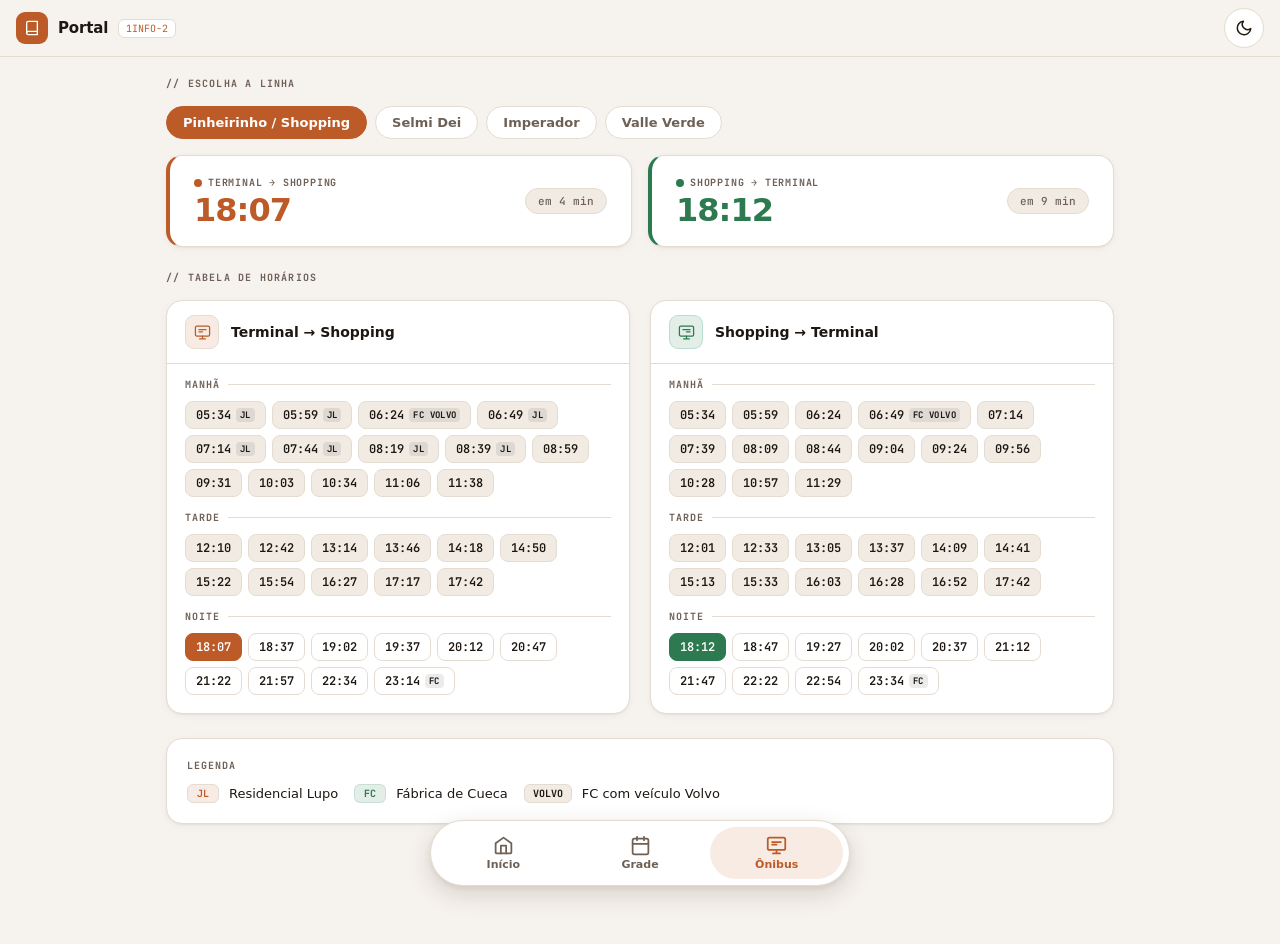
<file: onibus.html>
<!DOCTYPE html>
<html lang="pt-BR">
<head>
<meta charset="UTF-8">
<meta name="viewport" content="width=device-width, initial-scale=1, viewport-fit=cover">
<meta name="theme-color" content="#F6F2ED">
<title>Ônibus — Portal 1INFO-2</title>
<script>try{if(localStorage.getItem('theme')==='dark')document.documentElement.dataset.theme='dark'}catch(e){}</script>
<link rel="preconnect" href="https://fonts.googleapis.com">
<link rel="preconnect" href="https://fonts.gstatic.com" crossorigin>
<link rel="stylesheet" href="https://fonts.googleapis.com/css2?family=JetBrains+Mono:wght@400;500;700&display=swap">
<link rel="stylesheet" href="onibus.css?v=2">
<link rel="stylesheet" href="style.css?v=2">
</head>
<body data-page="onibus">
<main>
    <div class="section-label">// escolha a linha</div>
    <div class="line-switcher" id="line-switcher"></div>

    <div class="daytype-switcher" id="daytype-switcher">
      <span class="daytype-label">Dia:</span>
      <button class="daytype-btn" data-daytype="weekday">Dias úteis</button>
      <button class="daytype-btn" data-daytype="saturday">Sábado</button>
      <button class="daytype-btn" data-daytype="sunday">Domingo e feriado</button>
    </div>

    <div class="viewing-banner hidden" id="viewing-banner"></div>

    <div class="smart-row" id="smart-row">
      <div class="smart-card going">
        <div>
          <div class="smart-label"><span class="status-dot go"></span><span id="smart-label-go-text">Terminal → Shopping</span></div>
          <div class="smart-time" id="smart-time-go">--:--</div>
        </div>
        <div class="countdown" id="smart-count-go">—</div>
      </div>
      <div class="smart-card returning">
        <div>
          <div class="smart-label"><span class="status-dot ret"></span><span id="smart-label-ret-text">Shopping → Terminal</span></div>
          <div class="smart-time green" id="smart-time-ret">--:--</div>
        </div>
        <div class="countdown" id="smart-count-ret">—</div>
      </div>
    </div>
    <div class="section-label">// tabela de horários</div>
    <div class="bus-columns">
      <div class="bus-panel">
        <div class="bus-panel-header">
          <div class="panel-icon"><svg viewBox="0 0 24 24"><rect x="2" y="3" width="20" height="14" rx="2"/><path d="M8 21h8M12 17v4"/><path d="M7 8h10M7 11h5"/></svg></div>
          <div class="panel-title" id="panel-title-go">Terminal → Shopping</div>
        </div>
        <div class="bus-panel-body" id="panel-go"></div>
      </div>
      <div class="bus-panel">
        <div class="bus-panel-header">
          <div class="panel-icon green-icon"><svg viewBox="0 0 24 24"><rect x="2" y="3" width="20" height="14" rx="2"/><path d="M8 21h8M12 17v4"/><path d="M7 8h10M12 11h5"/></svg></div>
          <div class="panel-title" id="panel-title-ret">Shopping → Terminal</div>
        </div>
        <div class="bus-panel-body" id="panel-ret"></div>
      </div>
    </div>
    <div class="legend-card">
      <div class="legend-heading">Legenda</div>
      <div class="legend-items" id="legend-items">
        <div class="legend-item"><div class="legend-dot jl">JL</div>Residencial Lupo</div>
        <div class="legend-item"><div class="legend-dot fc">FC</div>Fábrica de Cueca</div>
        <div class="legend-item"><div class="legend-dot fcv">VOLVO</div>FC com veículo Volvo</div>
      </div>
    </div>

    <div class="corujao-card hidden" id="corujao-card">
      <div class="corujao-heading">🦉 Corujão — região atendida pelo Corujão Norte</div>
      <div class="corujao-times" id="corujao-times"></div>
      <div class="corujao-note">Horário de saída do terminal atendendo a região da linha, fora do trajeto regular acima.</div>
    </div>
  </main>
  <footer>// Portal 1INFO-2</footer>
<script src="data.js"></script>
<script src="core.js?v=2"></script>
<script src="onibus.js"></script>
</body>
</html>
</file>
<file: index.css>
.page-shell { max-width: 720px; margin: 0 auto; padding: 20px 16px 24px; }

/* HERO / RELÓGIO */
.hero { display: flex; align-items: flex-end; justify-content: space-between; gap: 12px; padding: 4px 4px 22px; animation: fadeUp .35s both; }
.clock-time    { font-family: var(--mono); font-size: 44px; font-weight: 500; letter-spacing: -.04em; line-height: 1; }
.clock-secs    { font-family: var(--mono); font-size: 20px; font-weight: 400; color: var(--muted); vertical-align: super; margin-left: 2px; }
.clock-meta    { text-align: right; }
.clock-weekday { font-size: 12px; font-weight: 800; letter-spacing: .12em; color: var(--accent); }
.clock-date    { font-family: var(--mono); font-size: 12px; color: var(--muted); margin-top: 4px; }

/* BLOCOS */
.block { margin-bottom: 22px; animation: fadeUp .35s both; }
.block:nth-of-type(2) { animation-delay: .06s; }
.block:nth-of-type(3) { animation-delay: .12s; }
.block-head { display: flex; align-items: center; gap: 8px; padding: 0 4px 10px; }
.block-title { font-size: 18px; font-weight: 800; letter-spacing: -.02em; margin-right: 2px; }
.block-link { margin-left: auto; font-size: 13px; font-weight: 700; color: var(--accent); text-decoration: none; display: inline-flex; align-items: center; gap: 4px; padding: 6px 0 6px 10px; }
.block-link svg { width: 13px; height: 13px; fill: none; stroke: currentColor; stroke-width: 2.5; stroke-linecap: round; stroke-linejoin: round; }

.schedule-card { overflow: hidden; }
.schedule-today-badge { font-family: var(--mono); font-size: 10px; font-weight: 700; background: var(--accent-lt); color: var(--accent-dk); padding: 3px 10px; border-radius: 999px; white-space: nowrap; }
html:not([data-theme="dark"]) .schedule-today-badge { color: var(--accent); }
.schedule-count { font-family: var(--mono); font-size: 11px; color: var(--muted); white-space: nowrap; }
.group-label { font-family: var(--mono); font-size: 10px; font-weight: 700; text-transform: uppercase; letter-spacing: .1em; color: var(--muted); padding: 12px 16px 8px; background: var(--surface-2); border-bottom: 1px solid var(--border); }
.group-label:not(:first-child) { border-top: 1px solid var(--border); }

/* LINHAS (aulas e ônibus) */
.sched-row { display: grid; grid-template-columns: 124px 1fr auto; align-items: center; gap: 12px; padding: 14px 16px; border-bottom: 1px solid var(--border); position: relative; }
.sched-row:last-child { border-bottom: none; }
.sched-row.live { background: var(--green-lt); }
.sched-row.live::before, .sched-row.next-up::before { content: ''; position: absolute; left: 0; top: 0; bottom: 0; width: 3px; }
.sched-row.live::before { background: var(--green); }
.sched-row.next-up::before { background: var(--accent); }
.sched-row.done { opacity: .45; }
.class-progress-bar { position: absolute; bottom: 0; left: 0; height: 2px; background: var(--green); transition: width 1s linear; }
.class-progress-label { font-weight: 800; margin-left: 6px; opacity: .85; }
.sched-time { font-family: var(--mono); font-size: 12px; font-weight: 500; color: var(--muted); white-space: nowrap; }
.sched-row.live .sched-time { color: var(--green); font-weight: 600; }
.sched-row.next-up .sched-time { color: var(--accent); font-weight: 600; }
.sched-name { font-size: 15px; font-weight: 700; letter-spacing: -.01em; min-width: 0; }
.sched-row.done .sched-name { font-weight: 500; }
.sched-pill { font-family: var(--mono); font-size: 9px; font-weight: 600; text-transform: uppercase; letter-spacing: .08em; padding: 4px 10px; border-radius: 999px; white-space: nowrap; border: 1px solid transparent; }
.pill-live { background: var(--green-lt); color: var(--green); }
.pill-done { background: var(--slate-lt); color: var(--slate); }
.pill-next { background: var(--accent-lt); color: var(--accent); }
html[data-theme="dark"] .pill-next { color: var(--accent-dk); }
.live-dot { display: inline-block; width: 7px; height: 7px; border-radius: 50%; background: var(--green); margin-right: 5px; vertical-align: middle; animation: pulse 1.8s ease-in-out infinite; }
.sched-name .dir-dot { width: 7px; height: 7px; border-radius: 50%; display: inline-block; margin-right: 8px; vertical-align: middle; }
.sched-name .dir-dot.go  { background: var(--accent); }
.sched-name .dir-dot.ret { background: var(--green); }

@media (max-width: 480px) {
  .clock-time { font-size: 40px; }
  .sched-row { grid-template-columns: 1fr auto; row-gap: 4px; padding: 13px 14px; }
  .sched-time { grid-column: 1 / -1; font-size: 11px; }
  .sched-name { font-size: 14.5px; }
}
</file>
<file: style.css>
/* =====================================================================
   Portal 1INFO-2 — estilo base (sólido, limpo, pensado para celular)
   Carregado DEPOIS do css da página.
   ===================================================================== */

:root {
  --bg: #F6F2ED;
  --surface: #FFFFFF;
  --surface-2: #F1EBE4;
  --border: #E4DBD1;
  --text: #1E1711;
  --muted: #6E6055;
  --accent: #BC5B27;
  --accent-rgb: 188, 91, 39;
  --accent-lt: rgba(188,91,39,.12);
  --accent-dk: #8C401C;
  --green: #2D7A50;
  --green-lt: rgba(45,122,80,.13);
  --amber: #C68C1A;
  --amber-lt: rgba(198,140,26,.16);
  --danger: #B42318;
  --slate: #7A8798;
  --slate-lt: rgba(148,163,184,.2);

  --radius: 16px;
  --sh: 0 1px 2px rgba(60,40,20,.06), 0 2px 8px rgba(60,40,20,.04);
  --sans: -apple-system, BlinkMacSystemFont, 'SF Pro Text', 'Inter', system-ui, sans-serif;
  --display: -apple-system, BlinkMacSystemFont, 'SF Pro Display', 'Inter', system-ui, sans-serif;
  --mono: 'JetBrains Mono', ui-monospace, SFMono-Regular, Menlo, monospace;
}
html[data-theme="dark"] {
  color-scheme: dark;
  --bg: #121110;
  --surface: #1B1917;
  --surface-2: #252220;
  --border: #302C29;
  --text: #F1E8DE;
  --muted: #A99C90;
  --accent: #F08A4B;
  --accent-rgb: 240, 138, 75;
  --accent-lt: rgba(240,138,75,.16);
  --accent-dk: #FFB088;
  --green: #4CC38A;
  --green-lt: rgba(76,195,138,.15);
  --amber: #D4A030;
  --amber-lt: rgba(230,170,50,.15);
  --danger: #F87171;
  --slate: #8A97A6;
  --slate-lt: rgba(148,163,184,.14);
  --sh: none;
}

/* ── Base ───────────────────────────────────────────────────────────── */
*, *::before, *::after { box-sizing: border-box; margin: 0; padding: 0; }
html { -webkit-text-size-adjust: 100%; -webkit-tap-highlight-color: transparent; scroll-behavior: smooth; }
body {
  background: var(--bg); color: var(--text); font-family: var(--sans); min-height: 100dvh;
  -webkit-font-smoothing: antialiased; text-rendering: optimizeLegibility;
  padding-bottom: calc(96px + env(safe-area-inset-bottom, 0px));
}
button, input, select, textarea { font: inherit; }
button { cursor: pointer; }
button, a, label { touch-action: manipulation; }
a { color: inherit; }
footer { display: none; }
::selection { background: rgba(var(--accent-rgb), .28); }
:focus-visible { outline: 2px solid var(--accent); outline-offset: 2px; border-radius: 8px; }
h1, .page-title { font-family: var(--display); font-weight: 800; letter-spacing: -.03em; font-size: clamp(26px, 4.2vw, 34px); line-height: 1.1; }

/* ── Barra superior (gerada por core.js) ────────────────────────────── */
.topnav {
  position: sticky; top: 0; z-index: 200;
  display: flex; align-items: center; justify-content: space-between; gap: 12px;
  height: 56px; padding: 0 16px; padding-top: env(safe-area-inset-top, 0px); box-sizing: content-box;
  background: var(--bg); border-bottom: 1px solid var(--border);
}
.nav-brand { display: flex; align-items: center; gap: 10px; text-decoration: none; }
.nav-logo { width: 32px; height: 32px; border-radius: 9px; background: var(--accent); display: flex; align-items: center; justify-content: center; flex-shrink: 0; }
.nav-logo svg { width: 16px; height: 16px; fill: none; stroke: #fff; stroke-width: 2; stroke-linecap: round; stroke-linejoin: round; }
.nav-title { font-size: 15px; font-weight: 700; letter-spacing: -.01em; }
.nav-tag { font-family: var(--mono); font-size: 10px; color: var(--accent); padding: 2px 7px; border-radius: 6px; border: 1px solid var(--border); background: var(--surface); }
.theme-btn { width: 40px; height: 40px; border-radius: 50%; display: grid; place-items: center; color: var(--text); background: var(--surface); border: 1px solid var(--border); }
.theme-btn:active { background: var(--surface-2); }
.theme-btn svg { width: 18px; height: 18px; fill: none; stroke: currentColor; stroke-width: 2; stroke-linecap: round; stroke-linejoin: round; }
.theme-btn .i-sun { display: none; }
html[data-theme="dark"] .theme-btn .i-sun { display: block; }
html[data-theme="dark"] .theme-btn .i-moon { display: none; }

/* ── Barra de abas flutuante ────────────────────────────────────────── */
.tabbar {
  position: fixed; left: 50%; transform: translateX(-50%); z-index: 190; display: flex; gap: 4px;
  bottom: calc(14px + env(safe-area-inset-bottom, 0px));
  width: min(calc(100% - 32px), 420px); padding: 6px;
  background: var(--surface); border: 1px solid var(--border); border-radius: 999px;
  box-shadow: 0 8px 24px rgba(60,40,20,.16), 0 2px 6px rgba(60,40,20,.08);
}
html[data-theme="dark"] .tabbar { box-shadow: 0 8px 24px rgba(0,0,0,.55); }
.tabbar-item {
  flex: 1; display: flex; flex-direction: column; align-items: center; justify-content: center; gap: 2px;
  padding: 8px 4px; border-radius: 999px; text-decoration: none; color: var(--muted); font-size: 11px; font-weight: 600;
  transition: background-color .2s, color .2s;
}
.tabbar-item svg { width: 21px; height: 21px; fill: none; stroke: currentColor; stroke-width: 2; stroke-linecap: round; stroke-linejoin: round; }
.tabbar-item[aria-current="page"] { color: var(--accent); background: var(--accent-lt); }
.tabbar-item:active { transform: scale(.95); }

/* ── Cartões e tabelas (base compartilhada) ─────────────────────────── */
.schedule-card, .bus-panel, .smart-card, .legend-card, .corujao-card {
  background: var(--surface); border: 1px solid var(--border); border-radius: var(--radius); box-shadow: var(--sh);
}
.today-banner { background: var(--accent-lt); border: 1px solid var(--border); border-radius: var(--radius); }
th { background: var(--accent-lt); color: var(--accent); }
th.today-col { background: var(--accent); color: #fff; }
td.today-col { background: rgba(var(--accent-rgb), .06); }
tbody tr:hover td { background: var(--surface-2); }
html[data-theme="dark"] th { color: var(--accent-dk); }
html[data-theme="dark"] th.today-col { color: #fff; }
.live-badge .live-dot { animation: blink 1.5s ease-in-out infinite; }

/* ── Controles ──────────────────────────────────────────────────────── */
.line-btn, .daytype-btn, .time-pill { transition: background-color .15s, color .15s, border-color .15s; }
.line-btn:active, .daytype-btn:active { transform: scale(.97); }

/* ── Toast ──────────────────────────────────────────────────────────── */
.toast {
  position: fixed; left: 50%; bottom: calc(100px + env(safe-area-inset-bottom, 0px)); transform: translateX(-50%); z-index: 10000;
  max-width: calc(100% - 32px); text-align: center; font-size: 13px; font-weight: 700; pointer-events: none;
  background: var(--text); color: var(--bg); padding: 10px 16px; border-radius: 12px;
}

/* ── Animações ──────────────────────────────────────────────────────── */
@keyframes fadeUp { from { opacity: 0; transform: translateY(8px); } to { opacity: 1; transform: none; } }
@keyframes blink  { 0%, 100% { opacity: 1; } 50% { opacity: .3; } }
@keyframes pulse  { 0%, 100% { opacity: 1; transform: scale(1); } 50% { opacity: .5; transform: scale(.75); } }
@keyframes reveal { from { opacity: 0; transform: translateY(6px); } to { opacity: 1; transform: none; } }

@media (prefers-reduced-motion: reduce) {
  *, *::before, *::after { animation: none !important; transition: none !important; scroll-behavior: auto !important; }
}
@media (hover: none) { tbody tr:hover td { background: transparent; } }
</file>
<file: aulas.css>
main{max-width:980px;margin:0 auto;padding:20px 16px 24px;}
    .legend{display:flex;flex-wrap:wrap;gap:6px;margin-bottom:18px}
    .legend-chip{display:inline-flex;align-items:center;gap:6px;font-size:11.5px;font-weight:500;padding:4px 10px;border-radius:20px;border:1px solid transparent}
    .legend-dot{width:7px;height:7px;border-radius:50%;flex-shrink:0}
    .today-banner{background:var(--accent-lt);border:1px solid var(--border);border-radius:var(--radius);padding:14px 18px;margin-bottom:16px;display:none;align-items:center;gap:10px;flex-wrap:wrap}
    .today-banner.visible{display:flex}
    .today-banner-label{font-family:var(--mono);font-size:10px;font-weight:800;text-transform:uppercase;letter-spacing:.12em;color:var(--accent);flex-shrink:0}
    .today-classes{display:flex;gap:10px;flex-wrap:wrap}
    .today-chip{font-size:13px;font-weight:600;padding:8px 16px;border-radius:12px;background:var(--surface);border:1px solid var(--border);color:var(--text);display:inline-flex;flex-direction:column;line-height:1.2;gap:2px}
    .today-chip-status{font-size:9px;font-weight:700;text-transform:uppercase;opacity:0.7;letter-spacing:0.04em}
    .today-chip.live{background:var(--accent);border-color:var(--accent);color:#fff}
    .schedule-card{background:var(--surface);border:1px solid var(--border);border-radius:var(--radius);box-shadow:var(--sh);overflow:hidden}
    .card-toolbar{padding:14px 20px;border-bottom:1px solid var(--border);display:flex;align-items:center;justify-content:flex-end;gap:8px}
    .btn{text-decoration:none;border:1px solid var(--border);padding:7px 14px;border-radius:9px;font-family:var(--sans);font-size:13px;font-weight:600;color:var(--muted);cursor:pointer;display:inline-flex;align-items:center;gap:5px;background:var(--surface-2);transition:background .15s,color .15s,border-color .15s}
    .btn:hover{background:var(--surface);color:var(--text);border-color:var(--accent)}
    .btn-primary{background:var(--accent);border-color:var(--accent);color:#fff}
    .btn-primary:hover{background:var(--accent-dk);border-color:var(--accent-dk);color:#fff}
    .table-wrap{overflow-x:auto}
    table{width:100%;border-collapse:collapse}
    th{padding:13px 14px;font-family:var(--mono);font-size:10px;font-weight:700;text-align:left;white-space:nowrap;border-bottom:2px solid var(--border);background:var(--accent-lt);color:var(--accent);text-transform:uppercase;letter-spacing:.08em}
    th.today-col{background:var(--accent);color:#fff}
    td{padding:10px 14px;border-bottom:1px solid var(--border);font-size:13px;vertical-align:top}
    .time-cell{font-family:var(--mono);font-size:11px;font-weight:600;color:var(--muted);white-space:nowrap;background:var(--surface-2) !important;width:110px}
    .time-cell.live-row{background:var(--accent-lt) !important;color:var(--accent-dk)}
    .live-badge{display:inline-flex;align-items:center;gap:3px;font-family:var(--mono);font-size:9px;font-weight:700;text-transform:uppercase;letter-spacing:.06em;color:var(--green);margin-top:4px}
    .live-dot{width:5px;height:5px;border-radius:50%;background:var(--green);animation:blink 1.5s ease-in-out infinite}
    td.today-col{background:rgba(184,92,42,.04)}
    tbody tr:hover td{background:var(--surface-2)}
    tbody tr:hover td.today-col{background:rgba(184,92,42,.07)}
    .subj-pill{display:inline-flex;flex-direction:column;padding:4px 9px;border-radius:7px;gap:1px}
    .subj-name{font-size:12px;font-weight:600;line-height:1.25}
    .subj-code{font-family:var(--mono);font-size:10px;opacity:.6;font-weight:400}
    .s-art{background:#FDE8D8;color:#7A3D04}.s-incp{background:#DBEAFE;color:#1E3A8A}
    .s-lpr{background:#D1FAE5;color:#065F46}.s-prog{background:#EDE9FE;color:#4C1D95}
    .s-geo{background:#CCFBF1;color:#134E4A}.s-ing{background:#FEF3C7;color:#92400E}
    .s-efi{background:#FFE4E6;color:#881337}.s-iwb{background:#E0E7FF;color:#312E81}
    .s-mat{background:#FCE7F3;color:#831843}.s-fis{background:#E0F2FE;color:#0C4A6E}
    .s-fil{background:#FEF9C3;color:#713F12}
    html[data-theme="dark"] .subj-pill { background: #262626; border: 1px solid var(--border); }
    html[data-theme="dark"] .s-art{color:#F97316}
    html[data-theme="dark"] .s-incp{color:#60A5FA}
    html[data-theme="dark"] .s-lpr{color:#34D399}
    html[data-theme="dark"] .s-prog{color:#C084FC}
    html[data-theme="dark"] .s-geo{color:#2DD4BF}
    html[data-theme="dark"] .s-ing{color:#FCD34D}
    html[data-theme="dark"] .s-efi{color:#FDA4AF}
    html[data-theme="dark"] .s-iwb{color:#A5B4FC}
    html[data-theme="dark"] .s-mat{color:#F472B6}
    html[data-theme="dark"] .s-fis{color:#38BDF8}
    html[data-theme="dark"] .s-fil{color:#FDE047}
    html[data-theme="dark"] th{background:var(--accent-lt);color:var(--accent-dk)}
    html[data-theme="dark"] th.today-col{background:var(--accent);color:#fff}
    html[data-theme="dark"] td.today-col{background:rgba(208,120,72,.06)}
    html[data-theme="dark"] tbody tr:hover td{background:var(--surface-2)}

    @media(max-width:720px){main{padding:14px 12px 20px}}
</file>
<file: shared.css>
:root {
  --bg: #F5F0EA; --surface: #FDFBF8; --surface-2: #ECE7DC; --border: #D9D0C3;
  --accent: #B85C2A; --accent-lt: #F4E2D2; --accent-dk: #8C401C;
  --accent-rgb: 184, 92, 42;
  --text: #1E1711; --muted: #7C6E62;
  --green: #2D7A50; --green-lt: #D4EDE0;
  --amber: #C68C1A; --amber-lt: #FBF0D0;
  --danger: #B42318; --danger-lt: #F8D7D2;
  --slate: #94A3B8; --slate-lt: #F1F5F9;
  --radius: 14px;
  --mono: 'JetBrains Mono', monospace;
  --sans: 'Inter', sans-serif;
  --display: 'Playfair Display', serif;
  --sh: 0 1px 3px rgba(30,20,10,.06), 0 4px 16px rgba(30,20,10,.06);
  --sh-hover: 0 8px 28px rgba(184,92,42,.15), 0 2px 8px rgba(30,20,10,.08);
}

html[data-theme="dark"] {
  --bg: #171310; --surface: #201B18; --surface-2: #2C2520; --border: #3D332C;
  --accent: #D07848; --accent-lt: #281A10; --accent-dk: #E89870;
  --accent-rgb: 208, 120, 72;
  --text: #EDE3D8; --muted: #8A7A6E;
  --green: #40A068; --green-lt: #102018;
  --amber: #D4A030; --amber-lt: #261C08;
  --danger: #F87171; --danger-lt: #321414;
  --slate: #5A6A7A; --slate-lt: #1A2030;
  --sh: 0 1px 3px rgba(0,0,0,.4), 0 4px 16px rgba(0,0,0,.4);
  --sh-hover: 0 8px 28px rgba(208,120,72,.2), 0 2px 8px rgba(0,0,0,.4);
}

*, *::before, *::after { box-sizing: border-box; margin: 0; padding: 0; }

body {
  background: var(--bg);
  font-family: var(--sans);
  min-height: 100vh;
  color: var(--text);
  -webkit-font-smoothing: antialiased;
  -moz-osx-font-smoothing: grayscale;
  text-rendering: optimizeLegibility;
}

button, input, select, textarea { font: inherit; }
button { cursor: pointer; }
a { color: inherit; }

/* ── TOPNAV ── */
.topnav {
  position: sticky; top: 0; z-index: 200;
  background: rgba(245,240,234,.88);
  backdrop-filter: blur(20px) saturate(1.8);
  -webkit-backdrop-filter: blur(20px) saturate(1.8);
  border-bottom: 1px solid var(--border);
  height: 62px; padding: 0 24px;
  display: flex; align-items: center; justify-content: space-between;
  gap: 12px; transition: background .3s;
}
html[data-theme="dark"] .topnav { background: rgba(23,19,16,.9); }

.nav-brand { display: flex; align-items: center; gap: 10px; text-decoration: none; }
.nav-logo {
  width: 32px; height: 32px; border-radius: 8px; flex-shrink: 0;
  background: var(--accent); display: flex; align-items: center; justify-content: center;
  box-shadow: 0 2px 8px rgba(184,92,42,.35);
}
.nav-logo svg { width: 15px; height: 15px; fill: none; stroke: #fff; stroke-width: 2; stroke-linecap: round; stroke-linejoin: round; }
.nav-title { font-size: 14px; font-weight: 700; color: var(--text); letter-spacing: -.01em; }
.nav-tag {
  font-family: var(--mono); font-size: 10px;
  background: var(--accent-lt); color: var(--accent);
  padding: 2px 7px; border-radius: 5px; border: 1px solid var(--border);
}

/* ── SIDEBAR ── */
.sidebar {
  position: fixed; left: 0; top: 0; bottom: 0; width: 260px;
  background: var(--surface); border-right: 1px solid var(--border);
  z-index: 1001; display: flex; flex-direction: column;
  padding: 24px; gap: 40px;
  transition: transform 0.3s cubic-bezier(0.4, 0, 0.2, 1);
}
.sidebar-nav { display: flex; flex-direction: column; gap: 8px; }
.sidebar-link {
  display: flex; align-items: center; gap: 12px;
  padding: 12px 16px; border-radius: 12px; text-decoration: none;
  color: var(--muted); font-size: 14px; font-weight: 600; transition: all 0.2s;
}
.sidebar-link svg { width: 20px; height: 20px; stroke-width: 2; fill: none; stroke: currentColor; }
.sidebar-link:hover { color: var(--text); background: var(--surface-2); }
.sidebar-link.active { color: var(--accent); background: transparent; }

.sidebar-overlay {
  position: fixed; inset: 0;
  background: rgba(0,0,0,0.3); backdrop-filter: blur(4px);
  z-index: 1000; display: none;
  animation: fadeIn 0.2s ease;
}
.sidebar-overlay.visible { display: block; }

.menu-btn {
  display: none; width: 38px; height: 38px; border-radius: 10px;
  background: var(--surface-2); border: 1px solid var(--border);
  align-items: center; justify-content: center;
  cursor: pointer; color: var(--text); transition: all .2s;
}
.menu-btn:active { transform: scale(0.95); }
.menu-btn svg { width: 20px; height: 20px; fill: none; stroke: currentColor; stroke-width: 2; }

@media (max-width: 900px) {
  .sidebar { transform: translateX(-100%); }
  .sidebar.open { transform: translateX(0); }
  .menu-btn { display: flex; }
  .page-shell, .topnav { margin-left: 0 !important; width: 100% !important; }
}
@media (min-width: 901px) {
  .page-shell, .topnav { margin-left: 260px; width: calc(100% - 260px) !important; }
}

/* ── FOOTER ── */
footer { text-align: center; padding: 28px; font-family: var(--mono); font-size: 11px; color: var(--muted); }

/* ── ANIMATIONS ── */
@keyframes fadeIn  { from { opacity: 0; } to { opacity: 1; } }
@keyframes fadeUp  { from { opacity: 0; transform: translateY(14px); } to { opacity: 1; transform: translateY(0); } }
@keyframes blink   { 0%, 100% { opacity: 1; } 50% { opacity: .3; } }
@keyframes pulse   { 0%, 100% { opacity: 1; transform: scale(1); } 50% { opacity: .5; transform: scale(.75); } }
@keyframes spin    { to { transform: rotate(360deg); } }
@keyframes reveal  { 0% { opacity: 0; transform: perspective(800px) rotateX(-12deg) translateY(20px); filter: blur(6px); } 100% { opacity: 1; transform: none; filter: none; } }
@keyframes sheetIn { from { opacity: 0; transform: translateY(16px) scale(.98); } to { opacity: 1; transform: none; } }
@keyframes scaleIn { from { transform: scale(0.95); opacity: 0; } to { transform: scale(1); opacity: 1; } }

/* ── TOAST ── */
.toast {
  position: fixed; left: 50%; bottom: 24px; transform: translateX(-50%);
  background: var(--text); color: var(--bg);
  border-radius: 8px; padding: 10px 16px;
  font-size: 13px; font-weight: 700; box-shadow: var(--sh); z-index: 10000;
  pointer-events: none;
}
</file>
<file: onibus.css>
main{max-width:980px;margin:0 auto;padding:20px 16px 24px;}

    .line-switcher{display:flex;flex-wrap:wrap;gap:8px;margin-bottom:16px}
    .line-btn{font-family:var(--sans);font-size:13px;font-weight:600;color:var(--muted);background:var(--surface);border:1px solid var(--border);border-radius:999px;padding:8px 16px;cursor:pointer;transition:all .15s ease}
    .line-btn:hover{border-color:var(--accent);color:var(--text)}
    .line-btn.active{background:var(--accent);border-color:var(--accent);color:#fff}

    .daytype-switcher{display:flex;flex-wrap:wrap;align-items:center;gap:8px;margin-bottom:24px}
    .daytype-switcher.hidden{display:none}
    .daytype-label{font-family:var(--mono);font-size:10px;font-weight:700;text-transform:uppercase;letter-spacing:.08em;color:var(--muted);margin-right:4px}
    .daytype-btn{font-family:var(--mono);font-size:11px;font-weight:600;color:var(--muted);background:var(--surface-2);border:1px solid var(--border);border-radius:8px;padding:6px 12px;cursor:pointer;transition:all .15s ease}
    .daytype-btn:hover{border-color:var(--accent);color:var(--text)}
    .daytype-btn.active{background:var(--accent-lt);border-color:var(--accent);color:var(--accent-dk)}

    .viewing-banner{background:var(--amber-lt);color:var(--amber);border:1px solid var(--border);border-radius:var(--radius);padding:12px 16px;margin-bottom:20px;font-size:13px;font-weight:600;text-align:center}
    .viewing-banner.hidden{display:none}

    .smart-row{display:grid;grid-template-columns:1fr 1fr;gap:16px;margin-bottom:24px}
    .smart-row.hidden{display:none}
    .smart-card{background:var(--surface);border:1px solid var(--border);border-radius:var(--radius);box-shadow:var(--sh);padding:20px 24px;display:flex;align-items:center;justify-content:space-between;gap:16px}
    .smart-card.going{border-left:4px solid var(--accent)}
    .smart-card.returning{border-left:4px solid var(--green)}
    .smart-label{font-family:var(--mono);font-size:10px;font-weight:700;text-transform:uppercase;letter-spacing:.08em;color:var(--muted);display:flex;align-items:center;gap:6px;margin-bottom:5px}
    .smart-time{font-size:32px;font-weight:800;color:var(--accent);line-height:1;letter-spacing:-.03em}
    .smart-time.green{color:var(--green)}
    .countdown{font-family:var(--mono);font-size:11px;color:var(--muted);background:var(--surface-2);border:1px solid var(--border);padding:5px 12px;border-radius:20px;font-weight:500;white-space:nowrap;flex-shrink:0}
    .status-dot{width:8px;height:8px;border-radius:50%;display:inline-block;flex-shrink:0}
    .status-dot.go{background:var(--accent)}
    .status-dot.ret{background:var(--green)}
    .section-label{font-family:var(--mono);font-size:10px;font-weight:700;text-transform:uppercase;letter-spacing:.12em;color:var(--muted);margin-bottom:16px}
    .bus-columns{display:grid;grid-template-columns:1fr 1fr;gap:20px}
    .bus-panel{background:var(--surface);border:1px solid var(--border);border-radius:var(--radius);box-shadow:var(--sh);overflow:hidden}
    .bus-panel-header{padding:14px 18px;border-bottom:1px solid var(--border);display:flex;align-items:center;gap:12px}
    .panel-icon{width:34px;height:34px;border-radius:9px;background:var(--accent-lt);border:1px solid var(--border);display:flex;align-items:center;justify-content:center}
    .panel-icon svg{width:17px;height:17px;fill:none;stroke:var(--accent);stroke-width:1.8;stroke-linecap:round;stroke-linejoin:round}
    .panel-icon.green-icon{background:var(--green-lt);border-color:rgba(15,157,106,.2)}
    .panel-icon.green-icon svg{stroke:var(--green)}
    .panel-title{font-size:14px;font-weight:700;color:var(--text)}
    .bus-panel-body{padding:14px 18px 18px}
    .time-section{margin-bottom:14px}
    .time-section:last-child{margin-bottom:0}
    .period-label{font-family:var(--mono);font-size:10px;font-weight:700;text-transform:uppercase;letter-spacing:.09em;color:var(--muted);margin-bottom:10px;display:flex;align-items:center;gap:8px}
    .period-label::after{content:'';flex:1;height:1px;background:var(--border)}
    .times-grid{display:flex;flex-wrap:wrap;gap:6px}
    .time-pill{display:inline-flex;align-items:center;gap:5px;padding:5px 10px;border-radius:8px;font-family:var(--mono);font-size:12px;font-weight:600;border:1px solid var(--border);background:var(--surface);color:var(--text);position:relative;transition:all .2s ease}
    .time-pill:hover{border-color:var(--accent)}
    .time-pill.past{opacity:.5;background:var(--surface-2)}
    .time-pill.next-go{background:var(--accent);border-color:var(--accent);color:#fff;transform:none}
    .time-pill.next-ret{background:var(--green);border-color:var(--green);color:#fff}
    .pill-tag{font-size:9px;font-weight:700;padding:1px 4px;border-radius:4px;text-transform:uppercase;background:rgba(0,0,0,.08);letter-spacing:.04em}
    .legend-card{margin-top:24px;background:var(--surface);border:1px solid var(--border);border-radius:var(--radius);padding:20px;box-shadow:var(--sh)}
    .legend-heading{font-family:var(--mono);font-size:10px;font-weight:700;text-transform:uppercase;color:var(--muted);margin-bottom:12px;letter-spacing:.1em}
    .legend-items{display:flex;flex-wrap:wrap;gap:16px}
    .legend-item{display:flex;align-items:center;gap:10px;font-size:13px;font-weight:500;color:var(--text)}
    .legend-dot{padding:2px 8px;min-width:32px;border-radius:6px;font-family:var(--mono);font-size:10px;font-weight:700;display:inline-flex;align-items:center;justify-content:center}
    .legend-dot.jl{background:var(--accent-lt);color:var(--accent);border:1px solid var(--border)}
    .legend-dot.fc{background:var(--green-lt);color:var(--green);border:1px solid var(--green-lt)}
    .legend-dot.fcv{background:var(--surface-2);color:var(--text);border:1px solid var(--border)}
    .legend-dot.plain{background:var(--surface-2);color:var(--text);border:1px solid var(--border)}

    .corujao-card{margin-top:16px;background:var(--surface);border:1px solid var(--border);border-radius:var(--radius);padding:18px 20px;box-shadow:var(--sh)}
    .corujao-card.hidden{display:none}
    .corujao-heading{font-family:var(--mono);font-size:10px;font-weight:700;text-transform:uppercase;color:var(--muted);margin-bottom:10px;letter-spacing:.1em;display:flex;align-items:center;gap:8px}
    .corujao-times{display:flex;flex-wrap:wrap;gap:8px}
    .corujao-pill{font-family:var(--mono);font-size:12px;font-weight:700;padding:5px 12px;border-radius:8px;background:var(--surface-2);border:1px solid var(--border);color:var(--text)}
    .corujao-note{margin-top:8px;font-size:12px;color:var(--muted)}

    .smart-card:nth-child(1){animation:reveal 0.6s cubic-bezier(0.2,1,0.3,1) both}
    .smart-card:nth-child(2){animation:reveal 0.6s 0.1s cubic-bezier(0.2,1,0.3,1) both}
    .bus-panel:nth-child(1){animation:reveal 0.7s 0.2s cubic-bezier(0.2,1,0.3,1) both}
    .bus-panel:nth-child(2){animation:reveal 0.7s 0.3s cubic-bezier(0.2,1,0.3,1) both}
    .legend-card{animation:fadeUp 0.6s 0.4s cubic-bezier(0.2,1,0.3,1) both}
    .reveal-pill{animation:reveal 0.5s cubic-bezier(0.2,1,0.3,1) both}
    @media(max-width:680px){
      main{padding:14px 12px 20px}.smart-row,.bus-columns{grid-template-columns:1fr}.smart-time{font-size:26px}
    }
</file>
